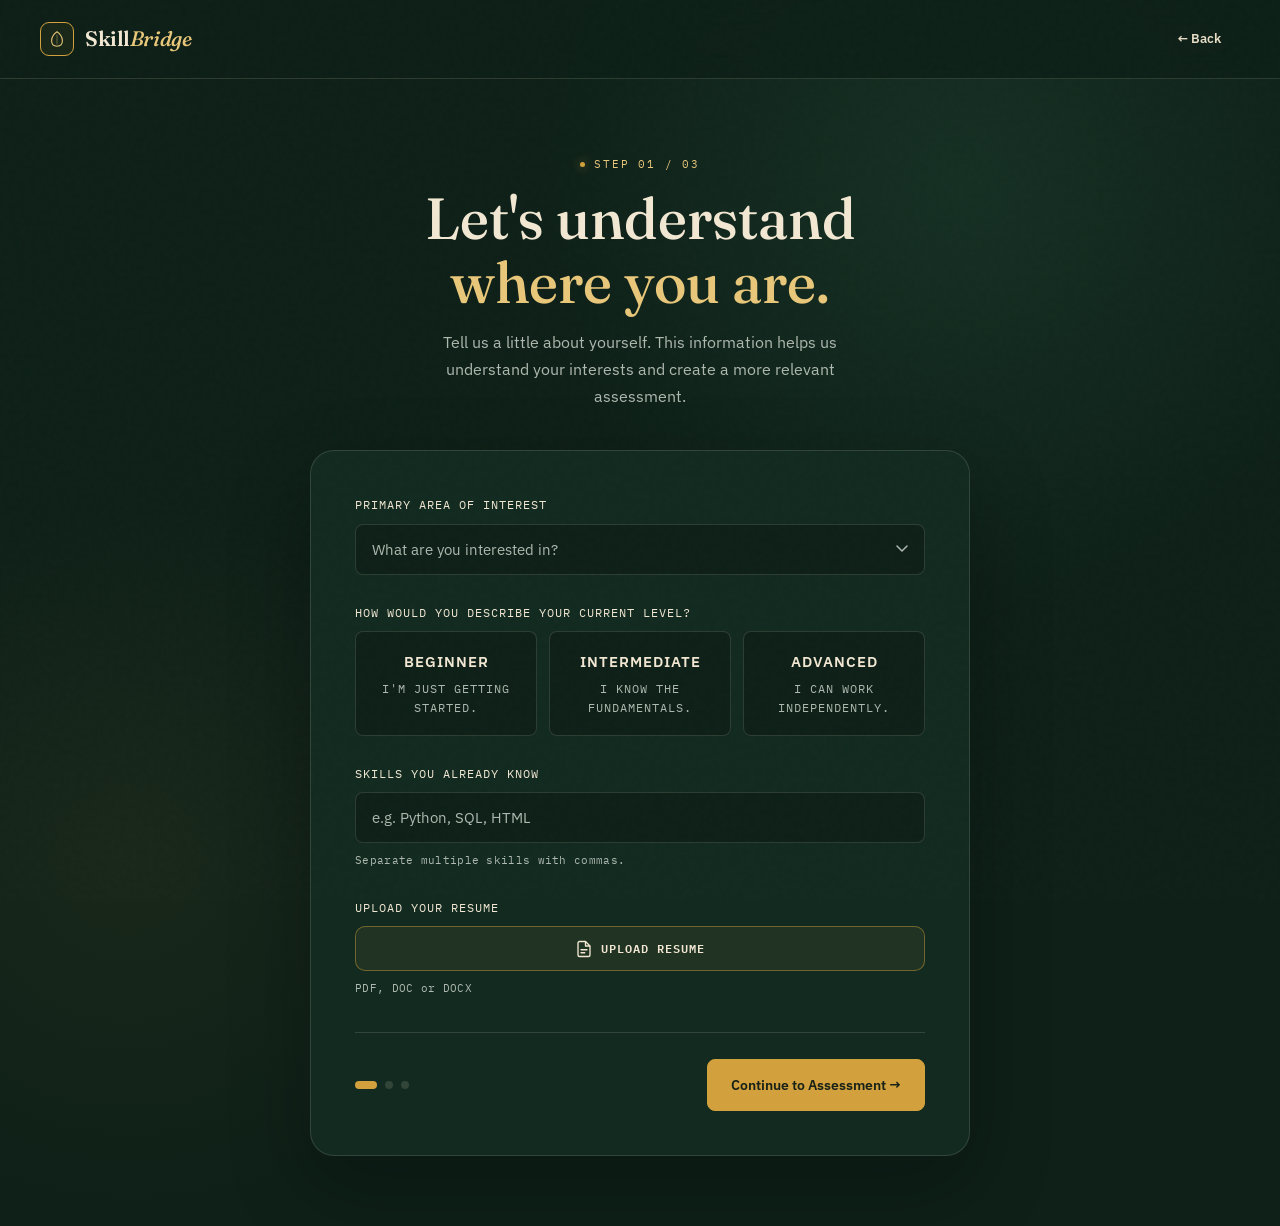
<file: profile.html>
<!DOCTYPE html>
<html lang="en">

<head>
    <meta charset="UTF-8">
    <meta name="viewport" content="width=device-width, initial-scale=1.0">

    <title>SkillBridge — Build Your Profile</title>

    <!-- Favicon -->
    <link rel="icon" type="image/svg+xml"
        href="data:image/svg+xml,%3Csvg xmlns='http://www.w3.org/2000/svg' viewBox='0 0 40 40'%3E%3Crect width='40' height='40' rx='9' fill='%230E2018'/%3E%3Cpath d='M20 6C20 6 10 13 10 23C10 29.6 14.6 33 20 33C25.4 33 30 29.6 30 23C30 13 20 6 20 6Z' fill='none' stroke='%23D2A13D' stroke-width='2'/%3E%3Cpath d='M20 11V31' stroke='%238FAE84' stroke-width='1.4' stroke-opacity='0.7'/%3E%3C/svg%3E">

    <link rel="preconnect" href="https://fonts.googleapis.com">
    <link rel="preconnect" href="https://fonts.gstatic.com" crossorigin>

    <link
        href="https://fonts.googleapis.com/css2?family=Fraunces:opsz,wght@9..144,500;9..144,600;9..144,700&family=IBM+Plex+Mono:wght@400;500&family=IBM+Plex+Sans:wght@400;500;600;700&display=swap"
        rel="stylesheet">

    <link rel="stylesheet" href="style.css">
</head>

<body>

    <div class="noise"></div>


    <!-- NAVBAR -->

    <header class="navbar">

        <div class="nav-container">

            <a href="index.html" class="brand">

                <span class="brand-mark">
                    <svg viewBox="0 0 40 40" fill="none" xmlns="http://www.w3.org/2000/svg" aria-hidden="true">
                        <path d="M20 4C20 4 8 12 8 24C8 31.7 13.4 36 20 36C26.6 36 32 31.7 32 24C32 12 20 4 20 4Z"
                            stroke="currentColor" stroke-width="2.4" />
                        <path d="M20 10V32" stroke="currentColor" stroke-width="1.6" stroke-opacity="0.55" />
                    </svg>
                </span>

                <span class="brand-name">
                    Skill<em>Bridge</em>
                </span>

            </a>

            <div class="nav-actions">

                <a href="index.html" class="btn btn-ghost">
                    ← Back
                </a>

            </div>

        </div>

    </header>


    <!-- PROFILE SETUP -->

    <main>

        <section class="profile-page">

            <div class="profile-page-container">


                <!-- INTRO -->

                <div class="profile-intro">

                    <div class="eyebrow">
                        STEP 01 / 03
                    </div>

                    <h1>
                        Let's understand
                        <span>where you are.</span>
                    </h1>

                    <p>
                        Tell us a little about yourself. This information
                        helps us understand your interests and create a
                        more relevant assessment.
                    </p>

                </div>


                <!-- FORM -->

                <form class="profile-form" id="profileForm">








                    <!-- INTEREST -->

                    <div class="form-group">

                        <label for="interest">
                            PRIMARY AREA OF INTEREST
                        </label>

                        <select id="interest" name="interest" required>

                            <option value="" disabled selected>
                                What are you interested in?
                            </option>

                            <option value="software">
                                Software Development
                            </option>

                            <option value="data">
                                Data Science / Analytics
                            </option>

                            <option value="ai">
                                Artificial Intelligence / ML
                            </option>

                            <option value="cybersecurity">
                                Cybersecurity
                            </option>

                            <option value="web">
                                Web Development
                            </option>

                            <option value="other">
                                Other
                            </option>

                        </select>

                    </div>


                    <!-- CURRENT LEVEL -->

                    <div class="form-group">

                        <label>
                            HOW WOULD YOU DESCRIBE YOUR CURRENT LEVEL?
                        </label>

                        <div class="level-options">


                            <label class="level-option">

                                <input type="radio" name="level" value="beginner" required>

                                <span class="level-content">

                                    <strong>
                                        Beginner
                                    </strong>

                                    <small>
                                        I'm just getting started.
                                    </small>

                                </span>

                            </label>



                            <label class="level-option">

                                <input type="radio" name="level" value="intermediate">

                                <span class="level-content">

                                    <strong>
                                        Intermediate
                                    </strong>

                                    <small>
                                        I know the fundamentals.
                                    </small>

                                </span>

                            </label>



                            <label class="level-option">

                                <input type="radio" name="level" value="advanced">

                                <span class="level-content">

                                    <strong>
                                        Advanced
                                    </strong>

                                    <small>
                                        I can work independently.
                                    </small>

                                </span>

                            </label>


                        </div>

                    </div>


                    <!-- SKILLS -->

                    <!-- SKILLS -->

                    <div class="form-group">

                        <label for="skills">
                            SKILLS YOU ALREADY KNOW
                        </label>

                        <input type="text" id="skills" name="skills" placeholder="e.g. Python, SQL, HTML">

                        <span class="input-hint">
                            Separate multiple skills with commas.
                        </span>

                    </div>


                    <!-- RESUME -->

                    <div class="form-group">

                        <label>
                            UPLOAD YOUR RESUME
                        </label>

                        <label for="resume-upload" class="resume-upload-btn">

                            <svg width="18" height="18" viewBox="0 0 24 24" fill="none"
                                xmlns="http://www.w3.org/2000/svg">
                                <path d="M14 2H6C4.9 2 4 2.9 4 4V20C4 21.1 4.9 22 6 22H18C19.1 22 20 21.1 20 20V8L14 2Z"
                                    stroke="currentColor" stroke-width="1.8" stroke-linejoin="round" />

                                <path d="M14 2V8H20" stroke="currentColor" stroke-width="1.8" stroke-linejoin="round" />

                                <path d="M8 13H16M8 17H13" stroke="currentColor" stroke-width="1.8"
                                    stroke-linecap="round" />
                            </svg>

                            Upload Resume

                        </label>

                        <input type="file" id="resume-upload" accept=".pdf,.doc,.docx" hidden>

                        <span class="input-hint">
                            PDF, DOC or DOCX
                        </span>

                    </div>


                    <!-- BUTTON -->

                    <div class="form-footer">

                        <div class="form-progress">

                            <span class="progress-active"></span>
                            <span></span>
                            <span></span>

                        </div>

                        <button type="submit" class="btn btn-primary btn-large">
                            Continue to Assessment →
                        </button>

                    </div>


                </form>

            </div>

        </section>

    </main>

    <script>

        document
            .getElementById("profileForm")
            .addEventListener("submit", async function (event) {

                event.preventDefault();

                // ---------------- GET LOGGED-IN USER ----------------

                const savedUser =
                    localStorage.getItem("skillsetuUser");

                if (!savedUser) {

                    alert("Please sign in first.");
                    window.location.href = "signin.html";
                    return;
                }

                const user = JSON.parse(savedUser);


                // ---------------- GET SELECTED LEVEL ----------------

                const selectedLevel =
                    document.querySelector(
                        'input[name="level"]:checked'
                    );

                if (!selectedLevel) {

                    alert("Please select your current level.");
                    return;
                }


                // ---------------- CREATE PROFILE ----------------

                const profile = {

                    user_id: user.id,

                    interest:
                        document.getElementById("interest").value,

                    level:
                        selectedLevel.value,

                    skills:
                        document.getElementById("skills").value
                };


                console.log("PROFILE DATA:", profile);


                // ---------------- SEND PROFILE TO FLASK ----------------

                try {

                    const response = await fetch(
                        "http://127.0.0.1:5000/profile",
                        {
                            method: "POST",

                            headers: {
                                "Content-Type": "application/json"
                            },

                            body: JSON.stringify(profile)
                        }
                    );


                    const data = await response.json();

                    console.log("PROFILE RESPONSE:", data);


                    // ---------------- CHECK RESPONSE ----------------

                    if (!response.ok) {

                        alert(
                            "PROFILE ERROR: " +
                            (
                                data.message ||
                                "Could not save profile."
                            )
                        );

                        return;
                    }


                    // ---------------- SAVE PROFILE LOCALLY ----------------

                    localStorage.setItem(
                        "skillsetuProfile",
                        JSON.stringify(profile)
                    );


                    console.log(
                        "PROFILE SAVED SUCCESSFULLY"
                    );


                    // ---------------- GO TO ASSESSMENT ----------------

                    console.log(
                        "REDIRECTING TO ASSESSMENT..."
                    );


                    window.location.href =
                        "assessment.html";

                }


                // ---------------- BACKEND CONNECTION ERROR ----------------

                catch (error) {

                    console.error(
                        "Profile save error:",
                        error
                    );

                    alert(
                        "Could not connect to SkillSetu backend. " +
                        "Make sure Flask is running."
                    );

                }

            });

    </script>

</body>

</html>
</file>
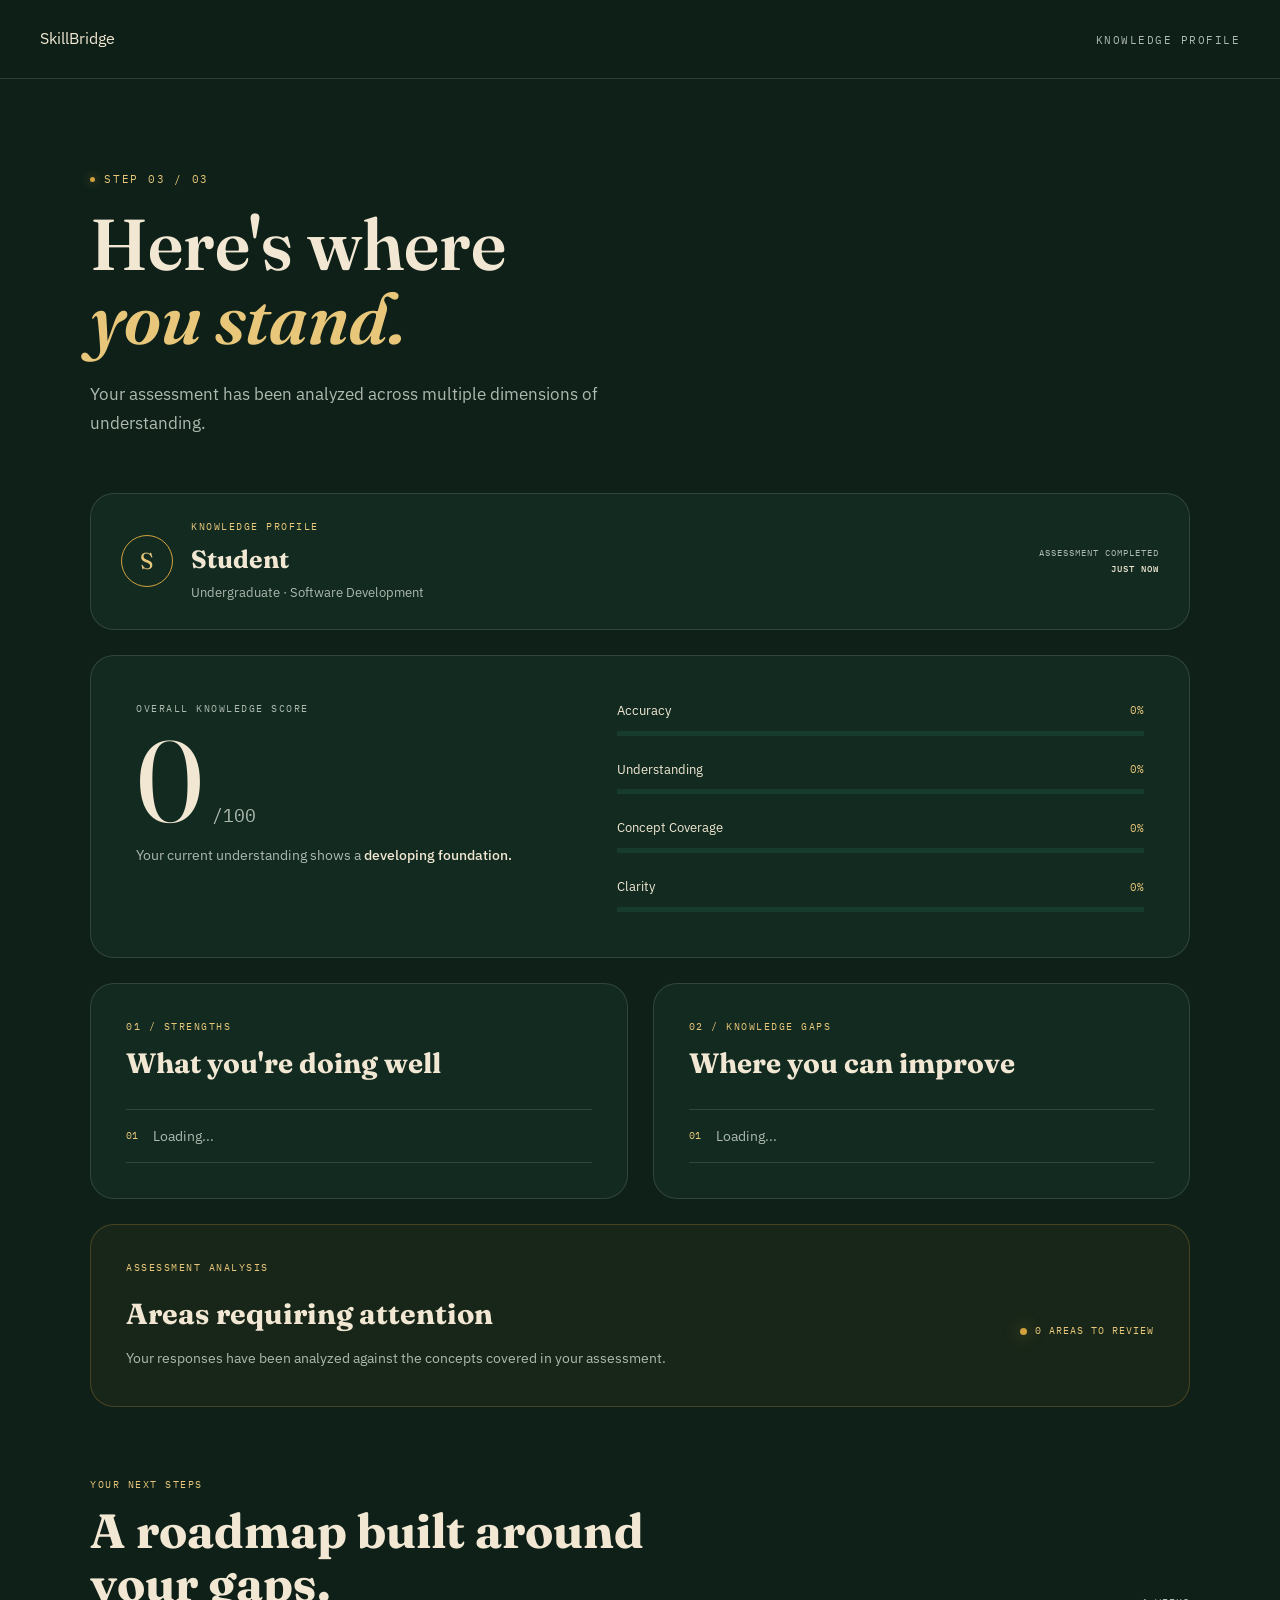
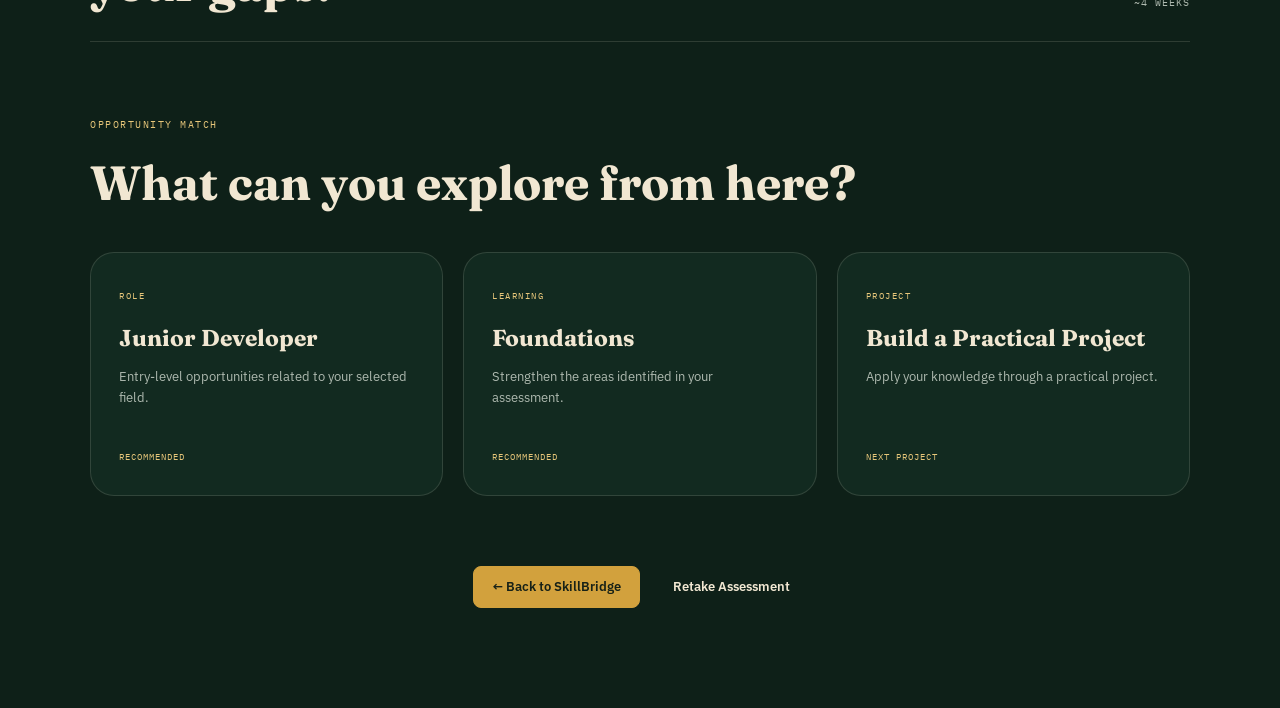
<file: results.html>
<!DOCTYPE html>
<html lang="en">

<head>
    <meta charset="UTF-8">
    <meta name="viewport" content="width=device-width, initial-scale=1.0">

    <title>Your Knowledge Profile — SkillBridge</title>

    <link rel="stylesheet" href="style.css">

    <link rel="preconnect" href="https://fonts.googleapis.com">
    <link rel="preconnect" href="https://fonts.gstatic.com" crossorigin>

    <link href="https://fonts.googleapis.com/css2?family=Fraunces:opsz,wght@9..144,600;9..144,700&family=IBM+Plex+Mono:wght@400;500&family=IBM+Plex+Sans:wght@400;500;600&display=swap" rel="stylesheet">
</head>


<body class="results-page">


    <!-- NAVBAR -->

    <nav class="navbar">

        <div class="nav-container">

            <a href="index.html" class="brand">
                SkillBridge
            </a>

            <div class="nav-right">

                <span class="assessment-label">
                    KNOWLEDGE PROFILE
                </span>

            </div>

        </div>

    </nav>



    <!-- MAIN -->

    <main class="results-container">


        <!-- HEADER -->

        <section class="results-header">

            <div class="eyebrow">
                STEP 03 / 03
            </div>

            <h1>
                Here's where<br>
                <em>you stand.</em>
            </h1>

            <p>
                Your assessment has been analyzed across multiple
                dimensions of understanding.
            </p>

        </section>



        <!-- PROFILE SUMMARY -->

        <section class="profile-summary">

            <div class="profile-summary-main">

                <div class="profile-avatar" id="profileAvatar">
                    S
                </div>

                <div>

                    <div class="profile-label">
                        KNOWLEDGE PROFILE
                    </div>

                    <h2 id="studentName">
                        Student
                    </h2>

                    <p id="studentInfo">
                        Undergraduate · Software Development
                    </p>

                </div>

            </div>


            <div class="profile-date">

                ASSESSMENT COMPLETED

                <strong>
                    JUST NOW
                </strong>

            </div>

        </section>



        <!-- SCORE SECTION -->

        <section class="score-section">

            <div class="score-main">

                <div class="score-label">
                    OVERALL KNOWLEDGE SCORE
                </div>


                <div class="big-score">

                    <span id="overallScore">
                        0
                    </span>

                    <small>
                        /100
                    </small>

                </div>


                <p>
                    Your current understanding shows a
                    <strong id="readinessText">
                        developing foundation.
                    </strong>
                </p>

            </div>



            <div class="score-breakdown">


                <div class="score-item">

                    <div class="score-item-top">

                        <span>
                            Accuracy
                        </span>

                        <strong id="accuracyScore">
                            0%
                        </strong>

                    </div>

                    <div class="mini-bar">

                        <div id="accuracyBar" style="width:0%">
                        </div>

                    </div>

                </div>



                <div class="score-item">

                    <div class="score-item-top">

                        <span>
                            Understanding
                        </span>

                        <strong id="understandingScore">
                            0%
                        </strong>

                    </div>

                    <div class="mini-bar">

                        <div id="understandingBar" style="width:0%">
                        </div>

                    </div>

                </div>



                <div class="score-item">

                    <div class="score-item-top">

                        <span>
                            Concept Coverage
                        </span>

                        <strong id="coverageScore">
                            0%
                        </strong>

                    </div>

                    <div class="mini-bar">

                        <div id="coverageBar" style="width:0%">
                        </div>

                    </div>

                </div>



                <div class="score-item">

                    <div class="score-item-top">

                        <span>
                            Clarity
                        </span>

                        <strong id="clarityScore">
                            0%
                        </strong>

                    </div>

                    <div class="mini-bar">

                        <div id="clarityBar" style="width:0%">
                        </div>

                    </div>

                </div>


            </div>

        </section>



        <!-- INSIGHTS -->

        <section class="results-grid">


            <!-- STRENGTHS -->

            <div class="result-card">

                <div class="card-label">
                    01 / STRENGTHS
                </div>

                <h3>
                    What you're doing well
                </h3>

                <ul class="insight-list" id="strengthList">

                    <li>
                        <span>01</span>
                        Loading...
                    </li>

                </ul>

            </div>



            <!-- GAPS -->

            <div class="result-card">

                <div class="card-label">
                    02 / KNOWLEDGE GAPS
                </div>

                <h3>
                    Where you can improve
                </h3>

                <ul class="insight-list" id="gapList">

                    <li>
                        <span>01</span>
                        Loading...
                    </li>

                </ul>

            </div>


        </section>



        <!-- ASSESSMENT ANALYSIS -->

        <section class="misconception-card">

            <div class="card-label">
                ASSESSMENT ANALYSIS
            </div>

            <div class="misconception-content">

                <div>

                    <h3>
                        Areas requiring attention
                    </h3>

                    <p id="analysisText">
                        Your responses have been analyzed against
                        the concepts covered in your assessment.
                    </p>

                </div>

                <div class="misconception-status">

                    <span class="status-dot"></span>

                    <span id="reviewCount">
                        0 AREAS TO REVIEW
                    </span>

                </div>

            </div>

        </section>



        <!-- ROADMAP -->

        <section class="roadmap-section">

            <div class="roadmap-header">

                <div>

                    <div class="card-label">
                        YOUR NEXT STEPS
                    </div>

                    <h2>
                        A roadmap built around your gaps.
                    </h2>

                </div>

                <span class="roadmap-time">
                    ~4 WEEKS
                </span>

            </div>



            <div class="roadmap" id="roadmap">

                <!-- Generated dynamically -->

            </div>

        </section>



        <!-- OPPORTUNITIES -->

        <section class="opportunity-section">

            <div class="card-label">
                OPPORTUNITY MATCH
            </div>

            <h2>
                What can you explore from here?
            </h2>


            <div class="opportunity-grid">


                <div class="opportunity-card">

                    <span class="opportunity-type">
                        ROLE
                    </span>

                    <h3 id="roleTitle">
                        Junior Developer
                    </h3>

                    <p id="roleDescription">
                        Entry-level opportunities related to your
                        selected field.
                    </p>

                    <span class="match" id="roleMatch">
                        RECOMMENDED
                    </span>

                </div>



                <div class="opportunity-card">

                    <span class="opportunity-type">
                        LEARNING
                    </span>

                    <h3 id="learningTitle">
                        Foundations
                    </h3>

                    <p id="learningDescription">
                        Strengthen the areas identified in your
                        assessment.
                    </p>

                    <span class="match">
                        RECOMMENDED
                    </span>

                </div>



                <div class="opportunity-card">

                    <span class="opportunity-type">
                        PROJECT
                    </span>

                    <h3 id="projectTitle">
                        Build a Practical Project
                    </h3>

                    <p id="projectDescription">
                        Apply your knowledge through a practical
                        project.
                    </p>

                    <span class="match">
                        NEXT PROJECT
                    </span>

                </div>


            </div>

        </section>



        <!-- ACTIONS -->

        <section class="results-actions">

            <a href="index.html" class="btn btn-primary">
                ← Back to SkillBridge
            </a>

            <a href="profile.html" class="btn btn-secondary">
                Retake Assessment
            </a>

        </section>


    </main>



    <!-- SCRIPT -->

    <script>


        // ==========================================
        // LOAD USER
        // ==========================================

        const savedUser =
            JSON.parse(
                localStorage.getItem("skillsetuUser")
            );


        // ==========================================
        // LOAD PROFILE
        // ==========================================

        const savedProfile =
            JSON.parse(
                localStorage.getItem("skillsetuProfile")
            );


        // ==========================================
        // LOAD EVALUATION
        // ==========================================

        const savedEvaluation =
            JSON.parse(
                localStorage.getItem("skillsetuEvaluation")
            );



        // ==========================================
        // DISPLAY PROFILE
        // ==========================================

        if (savedUser) {

            const name =
                savedUser.name || "Student";

            document.getElementById(
                "studentName"
            ).textContent = name;

            document.getElementById(
                "profileAvatar"
            ).textContent =
                name.charAt(0).toUpperCase();

        }


        if (savedProfile) {

            const education =
                savedProfile.education || "Student";

            const interest =
                savedProfile.interest || "Software Development";

            document.getElementById(
                "studentInfo"
            ).textContent =
                education + " · " + interest;

        }



        // ==========================================
        // HELPER: FORMAT TEXT
        // ==========================================

        function formatSkill(skill) {

            if (!skill) {
                return "General Fundamentals";
            }

            return skill;

        }



        // ==========================================
        // DISPLAY EVALUATION
        // ==========================================

        if (
            savedEvaluation &&
            savedEvaluation.success
        ) {

            const overallScore =
                savedEvaluation.overall_score || 0;

            const scores =
                savedEvaluation.scores || [];


            // ======================================
            // OVERALL SCORE
            // ======================================

            document.getElementById(
                "overallScore"
            ).textContent =
                overallScore;



            // ======================================
            // READINESS
            // ======================================

            const readiness =
                savedEvaluation.readiness;

            const readinessText =
                document.getElementById(
                    "readinessText"
                );


            if (readiness === "HIGH") {

                readinessText.textContent =
                    "strong understanding.";

            }

            else if (readiness === "MODERATE") {

                readinessText.textContent =
                    "a developing foundation.";

            }

            else {

                readinessText.textContent =
                    "a developing foundation.";

            }



            // ======================================
            // SCORE BREAKDOWN
            // ======================================

            const score1 =
                scores[0] || 0;

            const score2 =
                scores[1] || 0;

            const score3 =
                scores[2] || 0;


            const clarity =
                scores.length
                    ? Math.round(
                        scores.reduce(
                            (a, b) => a + b,
                            0
                        ) / scores.length
                    )
                    : 0;



            // Accuracy

            document.getElementById(
                "accuracyScore"
            ).textContent =
                score1 + "%";

            document.getElementById(
                "accuracyBar"
            ).style.width =
                score1 + "%";



            // Understanding

            document.getElementById(
                "understandingScore"
            ).textContent =
                score2 + "%";

            document.getElementById(
                "understandingBar"
            ).style.width =
                score2 + "%";



            // Concept Coverage

            document.getElementById(
                "coverageScore"
            ).textContent =
                score3 + "%";

            document.getElementById(
                "coverageBar"
            ).style.width =
                score3 + "%";



            // Clarity

            document.getElementById(
                "clarityScore"
            ).textContent =
                clarity + "%";

            document.getElementById(
                "clarityBar"
            ).style.width =
                clarity + "%";



            // ======================================
            // STRENGTHS
            // ======================================

            const strengthList =
                document.getElementById(
                    "strengthList"
                );

            strengthList.innerHTML = "";


            const strengths =
                savedEvaluation.strengths || [];


            if (strengths.length === 0) {

                strengthList.innerHTML = `
                    <li>
                        <span>01</span>
                        No strong skill area identified yet
                    </li>
                `;

            }

            else {

                strengths
                    .slice(0, 3)
                    .forEach((skill, index) => {

                        strengthList.innerHTML += `
                            <li>
                                <span>
                                    ${String(index + 1).padStart(2, "0")}
                                </span>
                                ${formatSkill(skill)}
                            </li>
                        `;

                    });

            }



            // ======================================
            // KNOWLEDGE GAPS
            // ======================================

            const gapList =
                document.getElementById(
                    "gapList"
                );

            gapList.innerHTML = "";


            const gaps =
                savedEvaluation.knowledge_gaps || [];


            if (gaps.length === 0) {

                gapList.innerHTML = `
                    <li>
                        <span>01</span>
                        No major knowledge gaps detected
                    </li>
                `;

            }

            else {

                gaps
                    .slice(0, 3)
                    .forEach((skill, index) => {

                        gapList.innerHTML += `
                            <li>
                                <span>
                                    ${String(index + 1).padStart(2, "0")}
                                </span>
                                ${formatSkill(skill)}
                            </li>
                        `;

                    });

            }



            // ======================================
            // REVIEW COUNT
            // ======================================

            const reviewCount =
                gaps.length;


            document.getElementById(
                "reviewCount"
            ).textContent =
                reviewCount +
                (
                    reviewCount === 1
                        ? " AREA TO REVIEW"
                        : " AREAS TO REVIEW"
                );



            // ======================================
            // ANALYSIS TEXT
            // ======================================

            let analysisText =
                document.getElementById(
                    "analysisText"
                );


            if (gaps.length > 0) {

                analysisText.textContent =
                    "Your responses indicate that " +
                    gaps.length +
                    " skill area" +
                    (gaps.length === 1 ? " needs" : "s need") +
                    " further development. The roadmap below prioritizes these areas.";

            }

            else {

                analysisText.textContent =
                    "Your responses show a balanced understanding of the concepts covered in this assessment. The roadmap focuses on strengthening and applying your existing knowledge.";

            }



            // ======================================
            // ROADMAP
            // ======================================

            const roadmap =
                document.getElementById(
                    "roadmap"
                );

            roadmap.innerHTML = "";


            let roadmapSkills = [];


            if (gaps.length > 0) {

                roadmapSkills =
                    gaps.slice(0, 3);

            }

            else if (strengths.length > 0) {

                roadmapSkills =
                    strengths.slice(0, 3);

            }

            else {

                roadmapSkills = [
                    "Programming Fundamentals",
                    "Problem Solving",
                    "Practical Application"
                ];

            }



            roadmapSkills.forEach(
                (skill, index) => {

                    let status;

                    if (index === 0) {
                        status = "START HERE";
                    }

                    else if (index === 1) {
                        status = "NEXT";
                    }

                    else {
                        status = "THEN";
                    }


                    let descriptions = {

                        "Programming Fundamentals":
                            "Strengthen the core concepts needed to write clear and reliable programs.",

                        "Problem Solving":
                            "Practice breaking problems into logical steps and designing effective solutions.",

                        "Object-Oriented Programming":
                            "Build a stronger understanding of classes, objects and reusable software design.",

                        "Backend Development":
                            "Learn how applications communicate with servers, APIs and databases.",

                        "Machine Learning Fundamentals":
                            "Strengthen your understanding of data, models, training and fundamental learning concepts.",

                        "Model Training":
                            "Improve your understanding of training models and controlling problems such as overfitting.",

                        "Data Preprocessing":
                            "Learn how raw data is cleaned, transformed and prepared for analysis or modeling.",

                        "Statistics":
                            "Develop stronger statistical reasoning for interpreting data and making conclusions.",

                        "Data Analysis":
                            "Practice finding patterns, relationships and useful insights from datasets.",

                        "Cybersecurity Fundamentals":
                            "Strengthen the core concepts behind authentication, attacks and basic security practices.",

                        "Network Security":
                            "Understand how networks are protected through traffic control, monitoring and security mechanisms.",

                        "Application Security":
                            "Learn how applications can prevent common vulnerabilities and attacks.",

                        "Frontend Fundamentals":
                            "Strengthen your understanding of the core technologies used to build web interfaces.",

                        "Web Architecture":
                            "Understand how frontend, backend, servers and databases work together.",

                        "Web Fundamentals":
                            "Build a stronger understanding of how browsers and servers communicate.",

                        "System Design":
                            "Learn how larger applications are structured to handle scale, traffic and reliability."

                    };


                    const description =
                        descriptions[skill] ||
                        "Strengthen this skill through focused learning, practice and practical application.";


                    roadmap.innerHTML += `

                        <div class="roadmap-step ${index === 0 ? "active" : ""}">

                            <div class="roadmap-number">
                                ${String(index + 1).padStart(2, "0")}
                            </div>

                            <div class="roadmap-content">

                                <span class="roadmap-status">
                                    ${status}
                                </span>

                                <h3>
                                    ${formatSkill(skill)}
                                </h3>

                                <p>
                                    ${description}
                                </p>

                            </div>

                        </div>

                    `;

                }
            );



            // ======================================
            // OPPORTUNITIES
            // ======================================

            const interest =
                (
                    savedEvaluation.interest ||
                    savedProfile?.interest ||
                    "software development"
                ).toLowerCase();


            if (interest.includes("web")) {

                document.getElementById(
                    "roleTitle"
                ).textContent =
                    "Junior Web Developer";

                document.getElementById(
                    "learningTitle"
                ).textContent =
                    "Web Development Foundations";

                document.getElementById(
                    "projectTitle"
                ).textContent =
                    "Build a Personal Portfolio";

            }

            else if (
                interest.includes("data")
            ) {

                document.getElementById(
                    "roleTitle"
                ).textContent =
                    "Junior Data Analyst";

                document.getElementById(
                    "learningTitle"
                ).textContent =
                    "Data Analysis Foundations";

                document.getElementById(
                    "projectTitle"
                ).textContent =
                    "Build a Data Dashboard";

            }

            else if (
                interest.includes("cyber")
            ) {

                document.getElementById(
                    "roleTitle"
                ).textContent =
                    "Junior Security Analyst";

                document.getElementById(
                    "learningTitle"
                ).textContent =
                    "Cybersecurity Foundations";

                document.getElementById(
                    "projectTitle"
                ).textContent =
                    "Build a Security Lab";

            }

            else if (
                interest.includes("artificial") ||
                interest.includes("machine")
            ) {

                document.getElementById(
                    "roleTitle"
                ).textContent =
                    "Junior ML Practitioner";

                document.getElementById(
                    "learningTitle"
                ).textContent =
                    "Machine Learning Foundations";

                document.getElementById(
                    "projectTitle"
                ).textContent =
                    "Build a Prediction Model";

            }

            else {

                document.getElementById(
                    "roleTitle"
                ).textContent =
                    "Junior Software Developer";

                document.getElementById(
                    "learningTitle"
                ).textContent =
                    "Programming Foundations";

                document.getElementById(
                    "projectTitle"
                ).textContent =
                    "Build an Expense Tracker";

            }

        }


        else {

            console.warn(
                "No Flask evaluation found."
            );

        }

    </script>


</body>

</html>
</file>
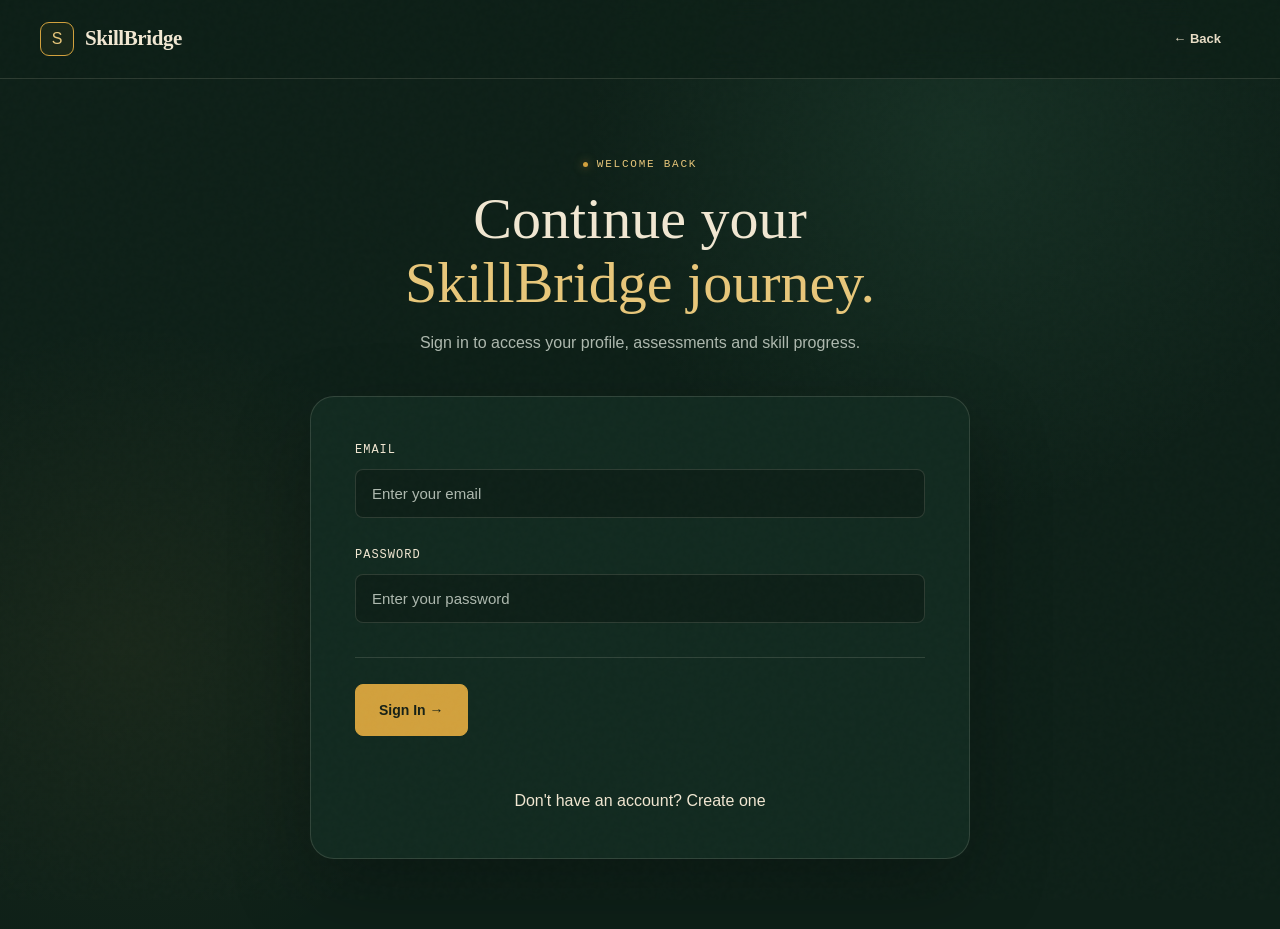
<file: signin.html>
<!DOCTYPE html>
<html lang="en">

<head>
    <meta charset="UTF-8">
    <meta name="viewport" content="width=device-width, initial-scale=1.0">

    <title>SkillBridge — Sign In</title>

    <link rel="stylesheet" href="style.css">
</head>

<body>

    <div class="noise"></div>

    <!-- NAVBAR -->

    <header class="navbar">

        <div class="nav-container">

            <a href="index.html" class="brand">

                <span class="brand-mark">S</span>

                <span class="brand-name">
                    SkillBridge
                </span>

            </a>

            <div class="nav-actions">

                <a href="index.html" class="btn btn-ghost">
                    ← Back
                </a>

            </div>

        </div>

    </header>


    <!-- SIGN IN -->

    <main>

        <section class="profile-page">

            <div class="profile-page-container">

                <!-- INTRO -->

                <div class="profile-intro">

                    <div class="eyebrow">
                        WELCOME BACK
                    </div>

                    <h1>
                        Continue your
                        <span>SkillBridge journey.</span>
                    </h1>

                    <p>
                        Sign in to access your profile,
                        assessments and skill progress.
                    </p>

                </div>


                <!-- FORM -->

                <form class="profile-form" id="signinForm">

                    <!-- NAME -->

                    <!-- <div class="form-group">

                        <label for="name">
                            YOUR NAME
                        </label>

                        <input
                            type="text"
                            id="name"
                            name="name"
                            placeholder="Enter your name"
                            required
                        >

                    </div> -->

                    <!-- EMAIL -->

                    <div class="form-group">

                        <label for="email">
                            EMAIL
                        </label>

                        <input type="email" id="email" placeholder="Enter your email" required>

                    </div>


                    <!-- PASSWORD -->

                    <div class="form-group">

                        <label for="password">
                            PASSWORD
                        </label>

                        <input type="password" id="password" placeholder="Enter your password" required>

                    </div>


                    <!-- BUTTON -->

                    <div class="form-footer">

                        <button type="submit" class="btn btn-primary btn-large">
                            Sign In →
                        </button>

                    </div>


                    <p style="margin-top: 24px; text-align: center;">

                        Don't have an account?

                        <a href="signup.html">
                            Create one
                        </a>

                    </p>

                </form>

            </div>

        </section>

    </main>


    <!-- LOGIN SCRIPT -->

    <script>

        document
            .getElementById("signinForm")
            .addEventListener("submit", function (event) {

                event.preventDefault();


                const email =
                    document.getElementById("email").value.trim();

                const password =
                    document.getElementById("password").value;


                fetch("http://127.0.0.1:5000/login", {

                    method: "POST",

                    headers: {
                        "Content-Type": "application/json"
                    },

                    body: JSON.stringify({

                        email: email,
                        password: password

                    })

                })

                    .then(function (response) {

                        return response.json();

                    })

                    .then(function (data) {

                        console.log("Login response:", data);


                        if (data.success) {

                            /*
                             * Save logged-in user information.
                             * We will use this later to connect
                             * profiles and assessments to the user.
                             */

                            localStorage.setItem(
                                "skillsetuUser",
                                JSON.stringify(data.user)
                            );


                            alert("Login successful!");

                            window.location.href = "profile.html";


                        } else {

                            alert(data.message);

                        }

                    })

                    .catch(function (error) {

                        console.error(
                            "Login failed:",
                            error
                        );

                        alert(
                            "Could not connect to SkillSetu backend. " +
                            "Make sure Flask is running."
                        );

                    });

            });

    </script>

</body>

</html>
</file>
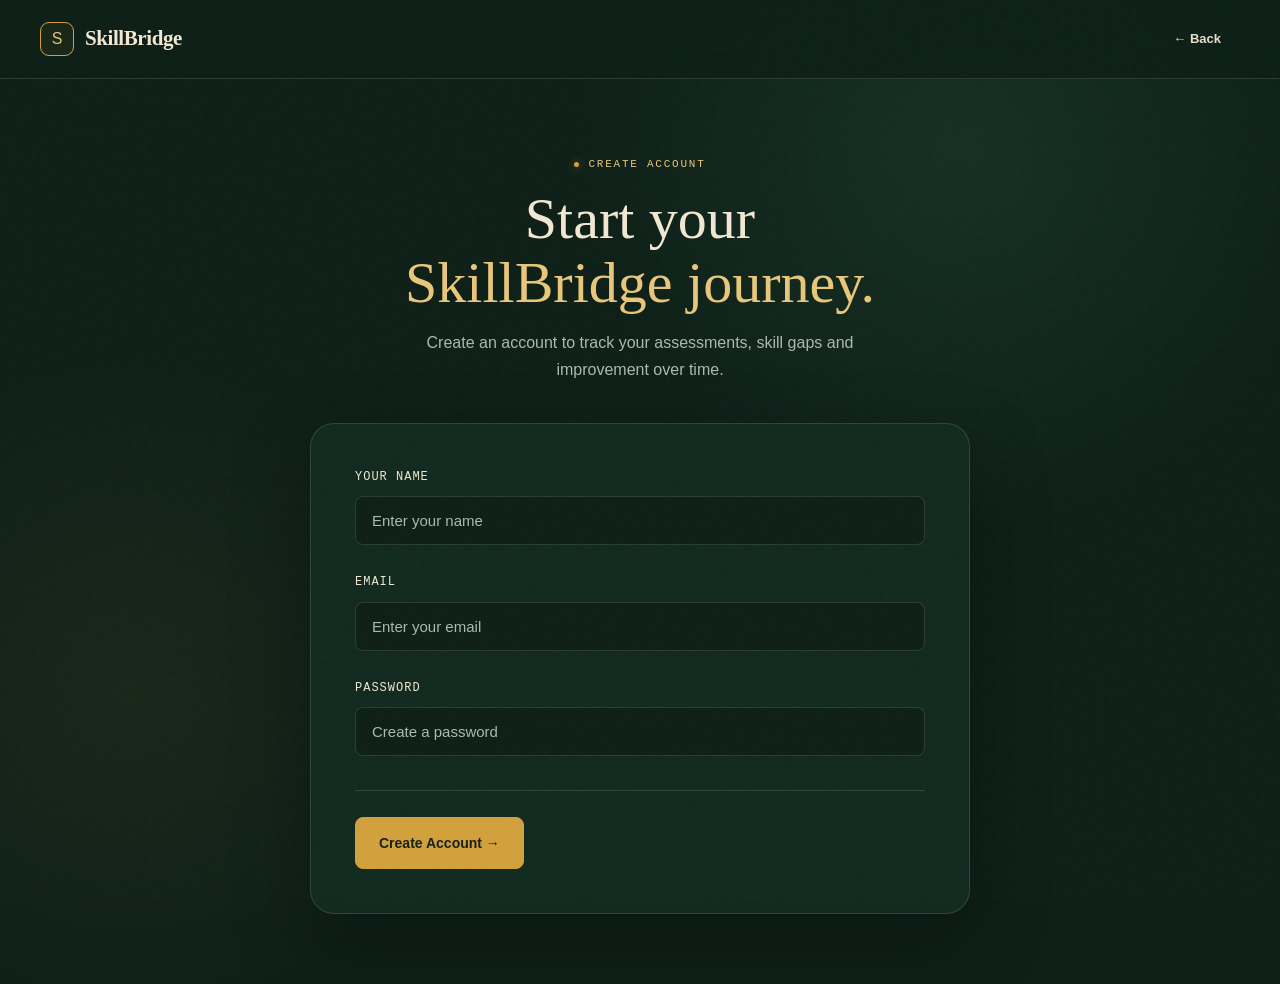
<file: signup.html>
<!DOCTYPE html>
<html lang="en">

<head>
    <meta charset="UTF-8">
    <meta name="viewport" content="width=device-width, initial-scale=1.0">

    <title>SkillBridge — Sign Up</title>

    <link rel="stylesheet" href="style.css">
</head>

<body>

    <div class="noise"></div>

    <header class="navbar">

        <div class="nav-container">

            <a href="index.html" class="brand">
                <span class="brand-mark">S</span>

                <span class="brand-name">
                    SkillBridge
                </span>
            </a>

            <div class="nav-actions">

                <a href="index.html" class="btn btn-ghost">
                    ← Back
                </a>

            </div>

        </div>

    </header>


    <main>

        <section class="profile-page">

            <div class="profile-page-container">

                <div class="profile-intro">

                    <div class="eyebrow">
                        CREATE ACCOUNT
                    </div>

                    <h1>
                        Start your
                        <span>SkillBridge journey.</span>
                    </h1>

                    <p>
                        Create an account to track your assessments,
                        skill gaps and improvement over time.
                    </p>

                </div>


                <form class="profile-form" id="signupForm">

                    <div class="form-group">

                        <label for="name">
                            YOUR NAME
                        </label>

                        <input
                            type="text"
                            id="name"
                            placeholder="Enter your name"
                            required
                        >

                    </div>


                    <div class="form-group">

                        <label for="email">
                            EMAIL
                        </label>

                        <input
                            type="email"
                            id="email"
                            placeholder="Enter your email"
                            required
                        >

                    </div>


                    <div class="form-group">

                        <label for="password">
                            PASSWORD
                        </label>

                        <input
                            type="password"
                            id="password"
                            placeholder="Create a password"
                            minlength="6"
                            required
                        >

                    </div>


                    <div class="form-footer">

                        <button
                            type="submit"
                            class="btn btn-primary btn-large"
                        >
                            Create Account →
                        </button>

                    </div>

                </form>

            </div>

        </section>

    </main>


    <script>

        document
            .getElementById("signupForm")
            .addEventListener("submit", function(event) {

                event.preventDefault();


                const name =
                    document.getElementById("name").value.trim();

                const email =
                    document.getElementById("email").value.trim();

                const password =
                    document.getElementById("password").value;


                fetch("http://127.0.0.1:5000/signup", {

                    method: "POST",

                    headers: {
                        "Content-Type": "application/json"
                    },

                    body: JSON.stringify({
                        name: name,
                        email: email,
                        password: password
                    })

                })

                .then(function(response) {
                    return response.json();
                })

                .then(function(data) {

                    console.log("Signup response:", data);


                    if (data.success) {

                        alert("Account created successfully!");

                        window.location.href = "profile.html";

                    } else {

                        alert(data.message);

                    }

                })

                .catch(function(error) {

                    console.error(
                        "Signup failed:",
                        error
                    );

                    alert(
                        "Could not connect to SkillSetu backend. " +
                        "Make sure Flask is running."
                    );

                });

            });

    </script>

</body>

</html>
</file>
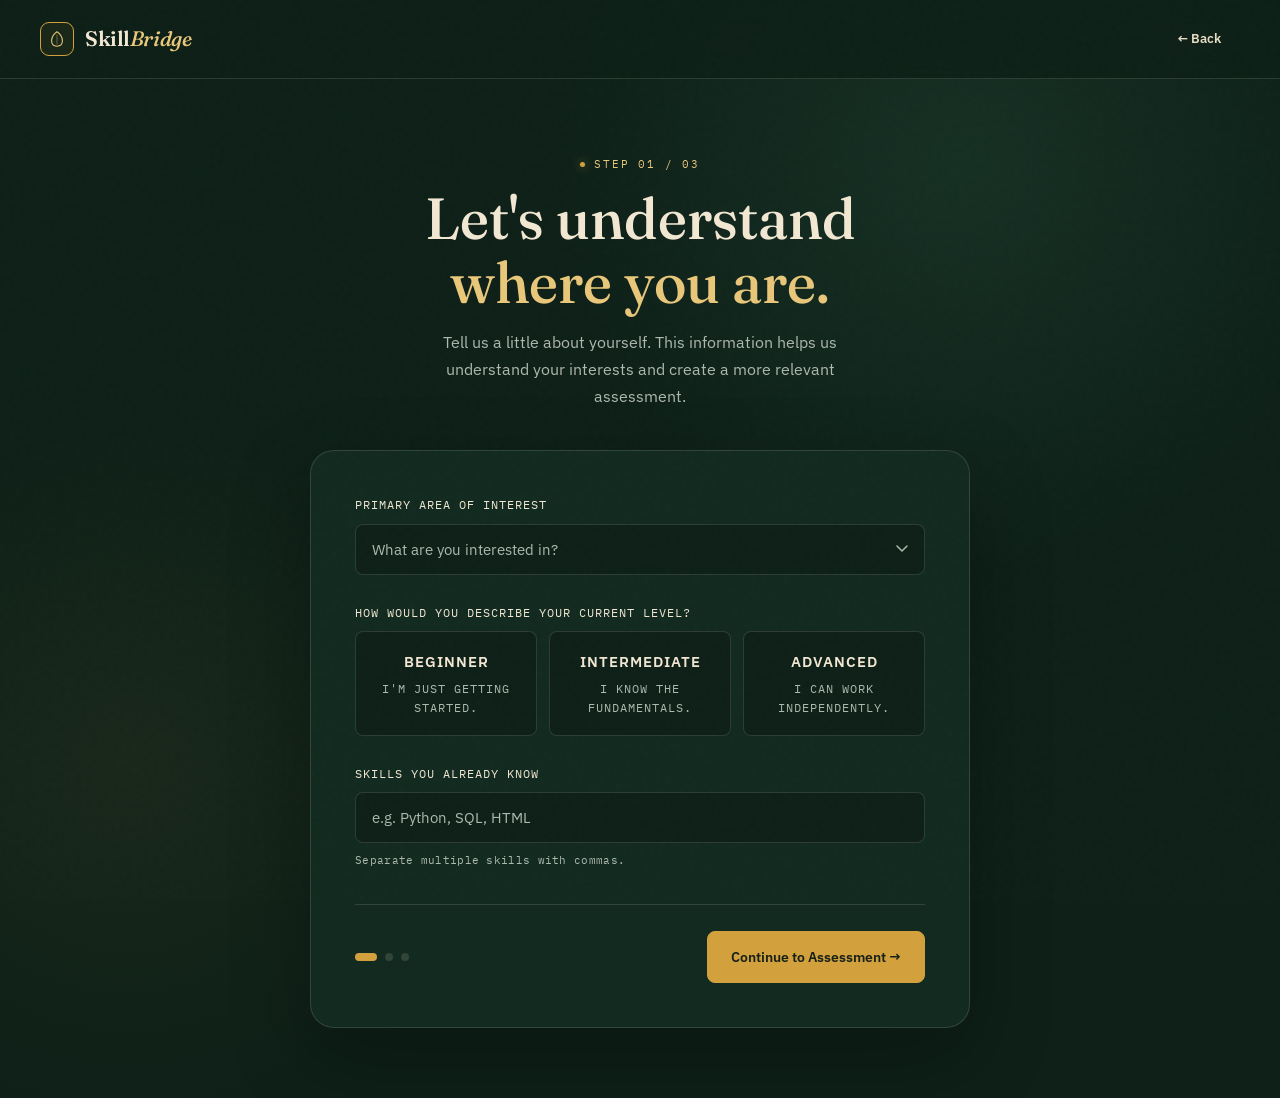
<file: Frontend/profile.html>
<!DOCTYPE html>
<html lang="en">

<head>
    <meta charset="UTF-8">
    <meta name="viewport" content="width=device-width, initial-scale=1.0">

    <title>SkillBridge — Build Your Profile</title>

    <!-- Favicon -->
    <link rel="icon" type="image/svg+xml" href="data:image/svg+xml,%3Csvg xmlns='http://www.w3.org/2000/svg' viewBox='0 0 40 40'%3E%3Crect width='40' height='40' rx='9' fill='%230E2018'/%3E%3Cpath d='M20 6C20 6 10 13 10 23C10 29.6 14.6 33 20 33C25.4 33 30 29.6 30 23C30 13 20 6 20 6Z' fill='none' stroke='%23D2A13D' stroke-width='2'/%3E%3Cpath d='M20 11V31' stroke='%238FAE84' stroke-width='1.4' stroke-opacity='0.7'/%3E%3C/svg%3E">

    <link rel="preconnect" href="https://fonts.googleapis.com">
    <link rel="preconnect" href="https://fonts.gstatic.com" crossorigin>

    <link href="https://fonts.googleapis.com/css2?family=Fraunces:opsz,wght@9..144,500;9..144,600;9..144,700&family=IBM+Plex+Mono:wght@400;500&family=IBM+Plex+Sans:wght@400;500;600;700&display=swap"
        rel="stylesheet">

    <link rel="stylesheet" href="style.css">
</head>

<body>

    <div class="noise"></div>


    <!-- NAVBAR -->

    <header class="navbar">

        <div class="nav-container">

            <a href="index.html" class="brand">

                <span class="brand-mark">
                    <svg viewBox="0 0 40 40" fill="none" xmlns="http://www.w3.org/2000/svg" aria-hidden="true">
                        <path d="M20 4C20 4 8 12 8 24C8 31.7 13.4 36 20 36C26.6 36 32 31.7 32 24C32 12 20 4 20 4Z" stroke="currentColor" stroke-width="2.4"/>
                        <path d="M20 10V32" stroke="currentColor" stroke-width="1.6" stroke-opacity="0.55"/>
                    </svg>
                </span>

                <span class="brand-name">
                    Skill<em>Bridge</em>
                </span>

            </a>

            <div class="nav-actions">

                <a href="index.html" class="btn btn-ghost">
                    ← Back
                </a>

            </div>

        </div>

    </header>


    <!-- PROFILE SETUP -->

    <main>

        <section class="profile-page">

            <div class="profile-page-container">


                <!-- INTRO -->

                <div class="profile-intro">

                    <div class="eyebrow">
                        STEP 01 / 03
                    </div>

                    <h1>
                        Let's understand
                        <span>where you are.</span>
                    </h1>

                    <p>
                        Tell us a little about yourself. This information
                        helps us understand your interests and create a
                        more relevant assessment.
                    </p>

                </div>


                <!-- FORM -->

                <form class="profile-form" id="profileForm">


                    


                    


                    <!-- INTEREST -->

                    <div class="form-group">

                        <label for="interest">
                            PRIMARY AREA OF INTEREST
                        </label>

                        <select
                            id="interest"
                            name="interest"
                            required
                        >

                            <option value="" disabled selected>
                                What are you interested in?
                            </option>

                            <option value="software">
                                Software Development
                            </option>

                            <option value="data">
                                Data Science / Analytics
                            </option>

                            <option value="ai">
                                Artificial Intelligence / ML
                            </option>

                            <option value="cybersecurity">
                                Cybersecurity
                            </option>

                            <option value="web">
                                Web Development
                            </option>

                            <option value="other">
                                Other
                            </option>

                        </select>

                    </div>


                    <!-- CURRENT LEVEL -->

                    <div class="form-group">

                        <label>
                            HOW WOULD YOU DESCRIBE YOUR CURRENT LEVEL?
                        </label>

                        <div class="level-options">


                            <label class="level-option">

                                <input
                                    type="radio"
                                    name="level"
                                    value="beginner"
                                    required
                                >

                                <span class="level-content">

                                    <strong>
                                        Beginner
                                    </strong>

                                    <small>
                                        I'm just getting started.
                                    </small>

                                </span>

                            </label>



                            <label class="level-option">

                                <input
                                    type="radio"
                                    name="level"
                                    value="intermediate"
                                >

                                <span class="level-content">

                                    <strong>
                                        Intermediate
                                    </strong>

                                    <small>
                                        I know the fundamentals.
                                    </small>

                                </span>

                            </label>



                            <label class="level-option">

                                <input
                                    type="radio"
                                    name="level"
                                    value="advanced"
                                >

                                <span class="level-content">

                                    <strong>
                                        Advanced
                                    </strong>

                                    <small>
                                        I can work independently.
                                    </small>

                                </span>

                            </label>


                        </div>

                    </div>


                    <!-- SKILLS -->

                    <div class="form-group">

                        <label for="skills">
                            SKILLS YOU ALREADY KNOW
                        </label>

                        <input
                            type="text"
                            id="skills"
                            name="skills"
                            placeholder="e.g. Python, SQL, HTML"
                        >

                        <span class="input-hint">
                            Separate multiple skills with commas.
                        </span>

                    </div>


                    <!-- BUTTON -->

                    <div class="form-footer">

                        <div class="form-progress">

                            <span class="progress-active"></span>
                            <span></span>
                            <span></span>

                        </div>

                        <button
                            type="submit"
                            class="btn btn-primary btn-large"
                        >
                            Continue to Assessment →
                        </button>

                    </div>


                </form>

            </div>

        </section>

    </main>

    <script>

document
    .getElementById("profileForm")
    .addEventListener("submit", async function(event) {

        event.preventDefault();

        // ---------------- GET LOGGED-IN USER ----------------

        const savedUser =
            localStorage.getItem("skillsetuUser");

        if (!savedUser) {

            alert("Please sign in first.");
            window.location.href = "signin.html";
            return;
        }

        const user = JSON.parse(savedUser);


        // ---------------- GET SELECTED LEVEL ----------------

        const selectedLevel =
            document.querySelector(
                'input[name="level"]:checked'
            );

        if (!selectedLevel) {

            alert("Please select your current level.");
            return;
        }


        // ---------------- CREATE PROFILE ----------------

        const profile = {

            user_id: user.id,

            interest:
                document.getElementById("interest").value,

            level:
                selectedLevel.value,

            skills:
                document.getElementById("skills").value
        };


        console.log("PROFILE DATA:", profile);


        // ---------------- SEND PROFILE TO FLASK ----------------

        try {

            const response = await fetch(
                "http://127.0.0.1:5000/profile",
                {
                    method: "POST",

                    headers: {
                        "Content-Type": "application/json"
                    },

                    body: JSON.stringify(profile)
                }
            );


            const data = await response.json();

            console.log("PROFILE RESPONSE:", data);


            // ---------------- CHECK RESPONSE ----------------

            if (!response.ok) {

                alert(
                    "PROFILE ERROR: " +
                    (
                        data.message ||
                        "Could not save profile."
                    )
                );

                return;
            }


            // ---------------- SAVE PROFILE LOCALLY ----------------

            localStorage.setItem(
                "skillsetuProfile",
                JSON.stringify(profile)
            );


            console.log(
                "PROFILE SAVED SUCCESSFULLY"
            );


            // ---------------- GO TO ASSESSMENT ----------------

            console.log(
                "REDIRECTING TO ASSESSMENT..."
            );


            window.location.href =
                "assessment.html";

        }


        // ---------------- BACKEND CONNECTION ERROR ----------------

        catch (error) {

            console.error(
                "Profile save error:",
                error
            );

            alert(
                "Could not connect to SkillSetu backend. " +
                "Make sure Flask is running."
            );

        }

    });

</script>
    
</body>

</html>
</file>
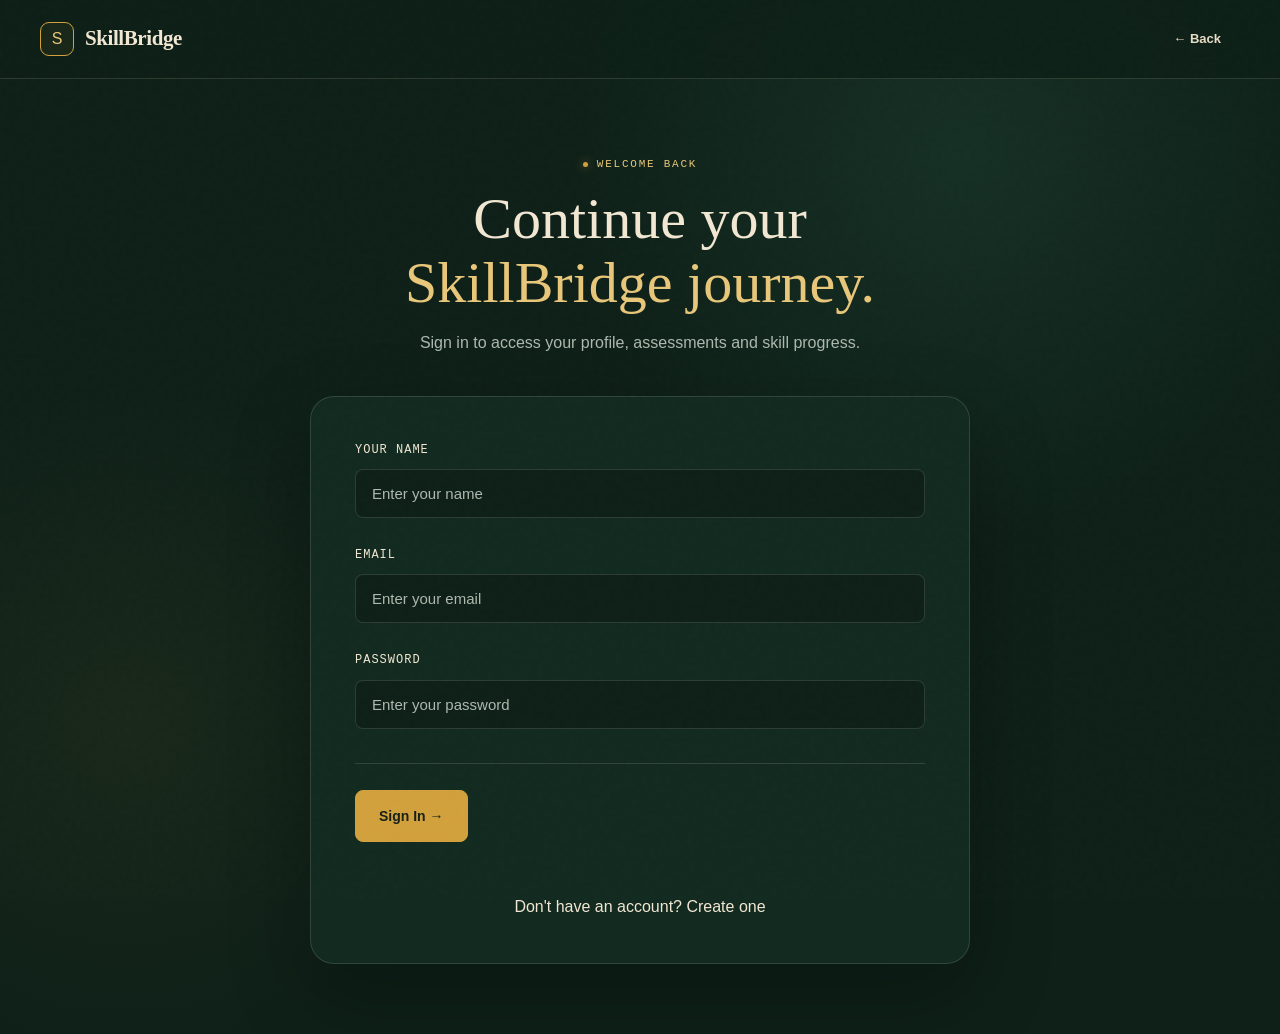
<file: Frontend/signin.html>
<!DOCTYPE html>
<html lang="en">

<head>
    <meta charset="UTF-8">
    <meta name="viewport" content="width=device-width, initial-scale=1.0">

    <title>SkillBridge — Sign In</title>

    <link rel="stylesheet" href="style.css">
</head>

<body>

    <div class="noise"></div>

    <!-- NAVBAR -->

    <header class="navbar">

        <div class="nav-container">

            <a href="index.html" class="brand">

                <span class="brand-mark">S</span>

                <span class="brand-name">
                    SkillBridge
                </span>

            </a>

            <div class="nav-actions">

                <a href="index.html" class="btn btn-ghost">
                    ← Back
                </a>

            </div>

        </div>

    </header>


    <!-- SIGN IN -->

    <main>

        <section class="profile-page">

            <div class="profile-page-container">

                <!-- INTRO -->

                <div class="profile-intro">

                    <div class="eyebrow">
                        WELCOME BACK
                    </div>

                    <h1>
                        Continue your
                        <span>SkillBridge journey.</span>
                    </h1>

                    <p>
                        Sign in to access your profile,
                        assessments and skill progress.
                    </p>

                </div>


                <!-- FORM -->

                <form class="profile-form" id="signinForm">

                    <!-- NAME -->

                    <div class="form-group">

                        <label for="name">
                            YOUR NAME
                        </label>

                        <input
                            type="text"
                            id="name"
                            name="name"
                            placeholder="Enter your name"
                            required
                        >

                    </div>
                    
                    <!-- EMAIL -->

                    <div class="form-group">

                        <label for="email">
                            EMAIL
                        </label>

                        <input
                            type="email"
                            id="email"
                            placeholder="Enter your email"
                            required
                        >

                    </div>


                    <!-- PASSWORD -->

                    <div class="form-group">

                        <label for="password">
                            PASSWORD
                        </label>

                        <input
                            type="password"
                            id="password"
                            placeholder="Enter your password"
                            required
                        >

                    </div>

                    
                    <!-- BUTTON -->

                    <div class="form-footer">

                        <button
                            type="submit"
                            class="btn btn-primary btn-large"
                        >
                            Sign In →
                        </button>

                    </div>


                    <p style="margin-top: 24px; text-align: center;">

                        Don't have an account?

                        <a href="signup.html">
                            Create one
                        </a>

                    </p>

                </form>

            </div>

        </section>

    </main>


    <!-- LOGIN SCRIPT -->

    <script>

        document
            .getElementById("signinForm")
            .addEventListener("submit", function(event) {

                event.preventDefault();


                const email =
                    document.getElementById("email").value.trim();

                const password =
                    document.getElementById("password").value;


                fetch("http://127.0.0.1:5000/login", {

                    method: "POST",

                    headers: {
                        "Content-Type": "application/json"
                    },

                    body: JSON.stringify({

                        email: email,
                        password: password

                    })

                })

                .then(function(response) {

                    return response.json();

                })

                .then(function(data) {

                    console.log("Login response:", data);


                    if (data.success) {

                        /*
                         * Save logged-in user information.
                         * We will use this later to connect
                         * profiles and assessments to the user.
                         */

                        localStorage.setItem(
                            "skillsetuUser",
                            JSON.stringify(data.user)
                        );


                        alert("Login successful!");

                        window.location.href = "profile.html";


                    } else {

                        alert(data.message);

                    }

                })

                .catch(function(error) {

                    console.error(
                        "Login failed:",
                        error
                    );

                    alert(
                        "Could not connect to SkillSetu backend. " +
                        "Make sure Flask is running."
                    );

                });

            });

    </script>

</body>

</html>
</file>
<file: style.css>
/* =========================================================
   SKILLBRIDGE
   Main stylesheet
   Theme: Deep Green / Parchment / Muted Gold
========================================================= */


/* =========================================================
   1. RESET
========================================================= */

* {
    margin: 0;
    padding: 0;
    box-sizing: border-box;
}

html {
    scroll-behavior: smooth;
}

body {
    font-family: "IBM Plex Sans", sans-serif;
    background: #0E2018;
    color: #F1E7D2;
    line-height: 1.6;
    overflow-x: hidden;
}

a {
    color: inherit;
    text-decoration: none;
}

button,
a {
    font-family: inherit;
}

img {
    max-width: 100%;
    display: block;
}


/* =========================================================
   2. VARIABLES
========================================================= */

:root {
    --green-dark: #0E2018;
    --green-deep: #122A20;
    --green: #173B2C;
    --green-mid: #2C5943;

    --cream: #F1E7D2;
    --cream-soft: #E8DDC6;

    --gold: #D2A13D;
    --gold-light: #E8C77A;

    --text-muted: #AEB9AF;
    --border: rgba(241, 231, 210, 0.14);
    --border-gold: rgba(210, 161, 61, 0.35);

    --radius-small: 8px;
    --radius-medium: 16px;
    --radius-large: 24px;
    --radius: 24px;

    /* Accent text tone for gold/bronze labels set against the
       light cream sections — kept distinct from --gold, which is
       tuned for dark backgrounds and fails contrast on cream. */
    --bronze: #6E4813;
    --bronze-on-gold: #42300F;
    --muted-on-cream: #4F5B4C;

    --max-width: 1200px;
}


/* =========================================================
   3. BACKGROUND
========================================================= */

body {
    position: relative;
    background:
        radial-gradient(circle at 75% 15%,
            rgba(44, 89, 67, 0.28),
            transparent 30%),
        radial-gradient(circle at 10% 70%,
            rgba(210, 161, 61, 0.06),
            transparent 25%),
        var(--green-dark);
}

.noise {
    position: fixed;
    inset: 0;
    pointer-events: none;
    z-index: 9999;
    opacity: 0.035;
    background-image: url("data:image/svg+xml,%3Csvg viewBox='0 0 180 180' xmlns='http://www.w3.org/2000/svg'%3E%3Cfilter id='n'%3E%3CfeTurbulence type='fractalNoise' baseFrequency='.9' numOctaves='4' stitchTiles='stitch'/%3E%3C/filter%3E%3Crect width='100%25' height='100%25' filter='url(%23n)' opacity='.5'/%3E%3C/svg%3E");
}


/* =========================================================
   4. COMMON CONTAINERS
========================================================= */

.nav-container,
.hero-container,
.section-container,
.footer-container {
    width: min(100% - 48px, var(--max-width));
    margin: 0 auto;
}

.section {
    padding: 120px 0;
}

.section-heading {
    max-width: 720px;
    margin-bottom: 64px;
}

.section-heading h2 {
    font-family: "Fraunces", serif;
    font-size: clamp(42px, 5vw, 68px);
    line-height: 1.05;
    font-weight: 600;
    letter-spacing: -0.035em;
    margin: 14px 0 20px;
}

.section-heading p {
    max-width: 600px;
    color: var(--text-muted);
    font-size: 18px;
}


/* =========================================================
   5. EYEBROW / LABELS
========================================================= */

.eyebrow {
    display: inline-flex;
    align-items: center;
    gap: 9px;

    font-family: "IBM Plex Mono", monospace;
    font-size: 11px;
    letter-spacing: 0.16em;
    color: var(--gold-light);
    text-transform: uppercase;
}

.eyebrow::before {
    content: "";
    width: 5px;
    height: 5px;
    flex-shrink: 0;
    border-radius: 50%;
    background: var(--gold);
    box-shadow: 0 0 10px rgba(210, 161, 61, 0.65);
}


/* =========================================================
   6. NAVBAR
========================================================= */

.navbar {
    position: relative;
    z-index: 100;
    border-bottom: 1px solid var(--border);
    background: rgba(14, 32, 24, 0.82);
    backdrop-filter: blur(14px);
}

.nav-container {
    min-height: 78px;
    display: flex;
    align-items: center;
    justify-content: space-between;
    gap: 30px;
}

.brand {
    display: flex;
    align-items: center;
    gap: 11px;
    flex-shrink: 0;
}

.brand-mark {
    width: 34px;
    height: 34px;
    display: grid;
    place-items: center;
    flex-shrink: 0;

    border: 1px solid var(--gold);
    border-radius: 9px;
    background: rgba(210, 161, 61, 0.06);

    color: var(--gold-light);
    transition: background 0.2s ease, transform 0.2s ease;
}

.brand-mark svg {
    width: 18px;
    height: 18px;
}

.brand:hover .brand-mark {
    background: rgba(210, 161, 61, 0.14);
    transform: translateY(-1px);
}

.brand-name {
    font-family: "Fraunces", serif;
    font-size: 21px;
    font-weight: 600;
    letter-spacing: -0.02em;
}

.brand-name em {
    font-style: italic;
    font-weight: 500;
    color: var(--gold-light);
}

.nav-links {
    display: flex;
    align-items: center;
    gap: 30px;
}

.nav-links a {
    position: relative;
    color: var(--text-muted);
    font-size: 14px;
    transition: color 0.2s ease;
}

.nav-links a::after {
    content: "";
    position: absolute;
    left: 0;
    bottom: -6px;
    width: 0;
    height: 1px;
    background: var(--gold-light);
    transition: width 0.25s ease;
}

.nav-links a:hover {
    color: var(--cream);
}

.nav-links a:hover::after {
    width: 100%;
}

.nav-actions {
    display: flex;
    align-items: center;
    gap: 10px;
}


/* =========================================================
   7. BUTTONS
========================================================= */

.btn {
    display: inline-flex;
    align-items: center;
    justify-content: center;

    min-height: 42px;
    padding: 0 18px;

    border-radius: 8px;

    font-size: 13px;
    font-weight: 600;

    transition:
        transform 0.2s ease,
        background 0.2s ease,
        border-color 0.2s ease,
        color 0.2s ease;
}

.btn:hover {
    transform: translateY(-2px);
}

.btn-primary {
    background: var(--gold);
    color: #172117;
    border: 1px solid var(--gold);
}

.btn-primary:hover {
    background: var(--gold-light);
    border-color: var(--gold-light);
    box-shadow: 0 14px 28px -10px rgba(210, 161, 61, 0.5);
}

.btn-ghost {
    border: 1px solid transparent;
    color: var(--cream-soft);
}

.btn-ghost:hover {
    border-color: var(--border);
    background: rgba(241, 231, 210, 0.05);
}

.btn-outline {
    border: 1px solid var(--border);
    color: var(--cream);
}

.btn-outline:hover {
    border-color: var(--gold);
    color: var(--gold-light);
}

.btn-large {
    min-height: 52px;
    padding: 0 23px;
    font-size: 14px;
}


/* =========================================================
   8. HERO
========================================================= */

.hero {
    min-height: calc(100vh - 78px);
    display: flex;
    align-items: center;
    padding: 100px 0 120px;
}

.hero-container {
    display: grid;
    grid-template-columns: 1.05fr 0.95fr;
    align-items: center;
    gap: 80px;
}

.hero-content {
    max-width: 650px;
}

.hero-content h1 {
    margin: 18px 0 25px;

    font-family: "Fraunces", serif;
    font-size: clamp(56px, 7vw, 92px);
    line-height: 0.98;
    font-weight: 600;
    letter-spacing: -0.045em;
}

.hero-content h1 span {
    display: block;
    color: var(--gold-light);
}

.hero-description {
    max-width: 590px;
    color: var(--text-muted);
    font-size: 18px;
    line-height: 1.7;
}

.hero-actions {
    display: flex;
    gap: 12px;
    margin-top: 35px;
    flex-wrap: wrap;
}

.hero-meta {
    display: flex;
    flex-wrap: wrap;
    gap: 20px;
    margin-top: 32px;

    font-family: "IBM Plex Mono", monospace;
    font-size: 10px;
    letter-spacing: 0.08em;
    text-transform: uppercase;
    color: #849188;
}

.hero-meta span {
    position: relative;
    padding-left: 13px;
}

.hero-meta span::before {
    content: "";
    position: absolute;
    left: 0;
    top: 50%;
    width: 5px;
    height: 5px;
    border-radius: 50%;
    background: var(--gold);
    transform: translateY(-50%);
}


/* =========================================================
   9. HERO PROFILE CARD
========================================================= */

.hero-visual {
    position: relative;
}

.profile-card {
    position: relative;

    padding: 30px;

    border: 1px solid var(--border);
    border-radius: var(--radius-large);

    background:
        linear-gradient(145deg,
            rgba(44, 89, 67, 0.4),
            rgba(18, 42, 32, 0.8));

    box-shadow:
        0 30px 80px rgba(0, 0, 0, 0.25);

    animation: floatCard 6s ease-in-out infinite;
}

@keyframes floatCard {

    0%,
    100% {
        transform: translateY(0);
    }

    50% {
        transform: translateY(-8px);
    }
}

.profile-header {
    display: flex;
    align-items: flex-start;
    justify-content: space-between;
    padding-bottom: 24px;
    border-bottom: 1px solid var(--border);
}

.card-label {
    display: block;

    font-family: "IBM Plex Mono", monospace;
    font-size: 9px;
    letter-spacing: 0.14em;
    text-transform: uppercase;

    color: #829087;
}

.profile-header h3 {
    margin-top: 7px;

    font-family: "Fraunces", serif;
    font-size: 25px;
    font-weight: 500;
}

.status-dot {
    width: 9px;
    height: 9px;
    border-radius: 50%;
    background: var(--gold);
    box-shadow: 0 0 16px rgba(210, 161, 61, 0.6);
}


/* Resume Upload Button */
.resume-upload-btn {
    display: inline-flex;
    align-items: center;
    justify-content: center;
    gap: 8px;

    padding: 12px 20px;
    border: 1px solid rgba(210, 161, 61, 0.45);
    border-radius: 10px;

    background: rgba(210, 161, 61, 0.08);
    color: #d2a13d;

    font-family: inherit;
    font-size: 14px;
    font-weight: 600;

    cursor: pointer;
    transition: all 0.2s ease;
}

.resume-upload-btn:hover {
    background: rgba(210, 161, 61, 0.16);
    border-color: #d2a13d;
    transform: translateY(-1px);
}

.resume-upload-btn:active {
    transform: translateY(0);
}


/* Score */

.score-section {
    padding: 30px 0 25px;
}

.score-number {
    font-family: "Fraunces", serif;
    font-size: 76px;
    line-height: 1;
    color: var(--cream);
}

.score-number span {
    color: var(--gold);
    font-size: 36px;
}

.score-description {
    margin-top: 8px;
    color: var(--text-muted);
    font-size: 13px;
}


/* Skill bars */

.skill-list {
    display: flex;
    flex-direction: column;
    gap: 20px;
}

.skill-row {
    display: flex;
    flex-direction: column;
    gap: 8px;
}

.skill-info {
    display: flex;
    justify-content: space-between;

    font-family: "IBM Plex Mono", monospace;
    font-size: 11px;
    color: var(--cream-soft);
}

.skill-bar {
    width: 100%;
    height: 5px;
    overflow: hidden;

    background: rgba(241, 231, 210, 0.1);
    border-radius: 10px;
}

.skill-progress {
    height: 100%;
    background: var(--gold);
    border-radius: inherit;
}

.progress-86 {
    width: 86%;
}

.progress-72 {
    width: 72%;
}

.progress-81 {
    width: 81%;
}

.progress-61 {
    width: 61%;
}


/* Next areas */

.next-area {
    margin-top: 28px;
    padding-top: 23px;
    border-top: 1px solid var(--border);
}

.next-tags {
    display: flex;
    flex-wrap: wrap;
    gap: 8px;
    margin-top: 12px;
}

.next-tags span {
    padding: 7px 10px;

    border: 1px solid var(--border);
    border-radius: 5px;

    font-size: 11px;
    color: var(--cream-soft);
    background: rgba(241, 231, 210, 0.035);
}


/* =========================================================
   10. WHY SECTION
========================================================= */

.why-section {
    background: #F1E7D2;
    color: var(--green-dark);
}

.why-section .section-heading p {
    color: var(--muted-on-cream);
}

.why-section .eyebrow {
    color: var(--bronze);
}

.why-section .eyebrow::before {
    background: var(--bronze);
    box-shadow: none;
}

.problem-grid {
    display: grid;
    grid-template-columns: repeat(3, 1fr);
    gap: 18px;
}

.problem-card {
    min-height: 300px;
    padding: 30px;

    border: 1px solid rgba(14, 32, 24, 0.14);
    border-radius: var(--radius-medium);

    background: rgba(255, 255, 255, 0.25);

    transition:
        transform 0.25s ease,
        background 0.25s ease;
}

.problem-card:hover {
    transform: translateY(-5px);
    background: rgba(255, 255, 255, 0.5);
    box-shadow: 0 20px 40px -18px rgba(14, 32, 24, 0.25);
}

.card-number {
    font-family: "IBM Plex Mono", monospace;
    font-size: 11px;
    color: var(--bronze);
}

.problem-card h3 {
    margin: 70px 0 12px;

    font-family: "Fraunces", serif;
    font-size: 30px;
    line-height: 1.1;
}

.problem-card p {
    color: var(--muted-on-cream);
    font-size: 14px;
}


/* =========================================================
   11. HOW IT WORKS
========================================================= */

.process-section {
    background: var(--green-dark);
}

.process-grid {
    display: grid;
    grid-template-columns: repeat(5, 1fr);
    gap: 1px;

    border: 1px solid var(--border);
    background: var(--border);
}

.process-step {
    min-height: 310px;
    padding: 26px;
    background: var(--green-dark);

    transition: background 0.25s ease;
}

.process-step:hover {
    background: var(--green);
}

.step-number {
    font-family: "IBM Plex Mono", monospace;
    font-size: 11px;
    color: var(--gold-light);
}

.process-step h3 {
    margin: 70px 0 14px;

    font-family: "Fraunces", serif;
    font-size: 25px;
    line-height: 1.1;
}

.process-step p {
    color: var(--text-muted);
    font-size: 13px;
}


/* =========================================================
   12. FEATURES
========================================================= */

.features-section {
    background: var(--green-deep);
}

.features-grid {
    display: grid;
    grid-template-columns: repeat(3, 1fr);
    gap: 14px;
}

.feature-card {
    min-height: 270px;
    padding: 28px;

    border: 1px solid var(--border);
    border-radius: var(--radius-medium);

    background: rgba(255, 255, 255, 0.025);

    transition:
        transform 0.25s ease,
        border-color 0.25s ease,
        background 0.25s ease;
}

.feature-card:hover {
    transform: translateY(-5px);
    border-color: var(--border-gold);
    background: rgba(210, 161, 61, 0.045);
    box-shadow: 0 20px 40px -18px rgba(0, 0, 0, 0.4);
}

.feature-number {
    font-family: "IBM Plex Mono", monospace;
    font-size: 10px;
    color: var(--gold-light);
}

.feature-card h3 {
    margin: 65px 0 12px;

    font-family: "Fraunces", serif;
    font-size: 27px;
    line-height: 1.1;
}

.feature-card p {
    color: var(--text-muted);
    font-size: 14px;
}

.coming-soon {
    display: inline-block;
    margin-top: 15px;

    padding: 5px 8px;

    border: 1px solid var(--border-gold);
    border-radius: 4px;

    font-family: "IBM Plex Mono", monospace;
    font-size: 8px;
    letter-spacing: 0.1em;

    color: var(--gold-light);
}


/* =========================================================
   13. PORTALS
========================================================= */

.portals-section {
    background: #F1E7D2;
    color: var(--green-dark);
}

.portals-section .section-heading p {
    color: var(--muted-on-cream);
}

.portals-section .eyebrow {
    color: var(--bronze);
}

.portals-section .eyebrow::before {
    background: var(--bronze);
    box-shadow: none;
}

.portal-grid {
    display: grid;
    grid-template-columns: repeat(2, 1fr);
    gap: 16px;
}

.portal-card {
    position: relative;

    min-height: 310px;
    padding: 30px;

    border: 1px solid rgba(14, 32, 24, 0.15);
    border-radius: var(--radius-medium);

    background: rgba(255, 255, 255, 0.25);

    transition:
        transform 0.25s ease,
        border-color 0.25s ease,
        background 0.25s ease;
}

.portal-card:hover {
    transform: translateY(-5px);
    border-color: rgba(210, 161, 61, 0.7);
    background: rgba(255, 255, 255, 0.55);
    box-shadow: 0 20px 40px -18px rgba(14, 32, 24, 0.25);
}

.portal-icon {
    width: 44px;
    height: 44px;
    display: grid;
    place-items: center;
    flex-shrink: 0;
    margin-bottom: 34px;

    border: 1px solid rgba(14, 32, 24, 0.16);
    border-radius: 11px;
    background: rgba(14, 32, 24, 0.04);

    color: var(--bronze);
    transition: background 0.2s ease, border-color 0.2s ease;
}

.portal-icon svg {
    width: 22px;
    height: 22px;
}

.active-portal .portal-icon {
    border-color: rgba(210, 161, 61, 0.6);
    background: rgba(210, 161, 61, 0.1);
}

.portal-card:hover .portal-icon {
    border-color: rgba(210, 161, 61, 0.6);
}

.portal-status {
    position: absolute;
    top: 29px;
    right: 29px;

    padding: 5px 8px;

    border: 1px solid rgba(14, 32, 24, 0.15);
    border-radius: 4px;

    font-family: "IBM Plex Mono", monospace;
    font-size: 8px;
    letter-spacing: 0.08em;
}

.active-portal .portal-status {
    color: var(--bronze);
    border-color: rgba(210, 161, 61, 0.6);
}

.portal-card h3 {
    margin: 0 0 12px;

    font-family: "Fraunces", serif;
    font-size: 34px;
    line-height: 1;
}

.portal-card p {
    max-width: 430px;
    color: var(--muted-on-cream);
    font-size: 14px;
}

.portal-link {
    position: absolute;
    bottom: 28px;
    left: 30px;

    font-family: "IBM Plex Mono", monospace;
    font-size: 10px;
    letter-spacing: 0.04em;

    color: var(--bronze);
}

.portal-card[data-portal] {
    cursor: pointer;
}


/* =========================================================
   14. INTEGRATIONS
========================================================= */

.integrations-section {
    background: var(--green-dark);
}

.integration-card {
    display: flex;
    align-items: center;
    justify-content: space-between;
    gap: 50px;

    padding: 55px;

    border: 1px solid var(--border);
    border-radius: var(--radius-large);

    background:
        linear-gradient(135deg,
            rgba(44, 89, 67, 0.35),
            rgba(18, 42, 32, 0.6));
}

.integration-content {
    max-width: 650px;
}

.integration-content h2 {
    margin: 12px 0 16px;

    font-family: "Fraunces", serif;
    font-size: clamp(38px, 4vw, 55px);
    line-height: 1.05;
}

.integration-content p {
    color: var(--text-muted);
    font-size: 15px;
}

.integration-actions {
    display: flex;
    flex-direction: column;
    gap: 10px;
    flex-shrink: 0;
}


/* =========================================================
   15. FINAL CTA
========================================================= */

.final-cta {
    padding: 150px 0;
    text-align: center;
    background: var(--gold);
    color: var(--green-dark);
}

.cta-content {
    max-width: 780px;
    margin: 0 auto;
}

.cta-content .eyebrow {
    color: var(--bronze-on-gold);
}

.cta-content .eyebrow::before {
    background: var(--bronze-on-gold);
    box-shadow: none;
}

.cta-content h2 {
    margin: 15px 0 20px;

    font-family: "Fraunces", serif;
    font-size: clamp(55px, 7vw, 88px);
    line-height: 0.95;
    letter-spacing: -0.045em;
}

.cta-content p {
    max-width: 600px;
    margin: 0 auto 32px;

    color: var(--bronze-on-gold);
    font-size: 17px;
}

.final-cta .btn-primary {
    background: var(--green-dark);
    border-color: var(--green-dark);
    color: var(--cream);
}

.final-cta .btn-primary:hover {
    background: var(--green);
}


/* =========================================================
   16. FOOTER
========================================================= */

.site-footer {
    background: #09150F;
    border-top: 1px solid var(--border);
}

.footer-top {
    display: grid;
    grid-template-columns: 2fr 1fr 1fr 1fr;
    gap: 50px;

    padding: 70px 0;
}

.footer-brand p {
    max-width: 250px;
    margin-top: 18px;

    color: #758178;
    font-size: 13px;
}

.footer-column {
    display: flex;
    flex-direction: column;
    gap: 11px;
}

.footer-column h4 {
    margin-bottom: 8px;

    font-family: "IBM Plex Mono", monospace;
    font-size: 10px;
    letter-spacing: 0.12em;
    text-transform: uppercase;

    color: var(--gold-light);
}

.footer-column a {
    color: #859088;
    font-size: 13px;

    transition: color 0.2s ease;
}

.footer-column a:hover {
    color: var(--cream);
}

.footer-bottom {
    display: flex;
    justify-content: space-between;

    padding: 20px 0;

    border-top: 1px solid var(--border);

    font-family: "IBM Plex Mono", monospace;
    font-size: 9px;
    letter-spacing: 0.06em;
    text-transform: uppercase;

    color: #657068;
}


/* =========================================================
   17. RESPONSIVE — TABLET
========================================================= */

@media (max-width: 1000px) {

    .nav-links {
        display: none;
    }

    .hero-container {
        grid-template-columns: 1fr;
        gap: 60px;
    }

    .hero-content {
        max-width: 800px;
    }

    .hero-visual {
        max-width: 650px;
    }

    .problem-grid {
        grid-template-columns: 1fr;
    }

    .process-grid {
        grid-template-columns: repeat(2, 1fr);
    }

    .features-grid {
        grid-template-columns: repeat(2, 1fr);
    }

    .integration-card {
        flex-direction: column;
        align-items: flex-start;
    }

    .integration-actions {
        flex-direction: row;
        flex-wrap: wrap;
    }

    .footer-top {
        grid-template-columns: 1fr 1fr;
    }
}


/* =========================================================
   18. RESPONSIVE — MOBILE
========================================================= */

@media (max-width: 650px) {

    .nav-container,
    .hero-container,
    .section-container,
    .footer-container {
        width: min(100% - 30px, var(--max-width));
    }

    .section {
        padding: 80px 0;
    }

    .nav-container {
        min-height: 70px;
    }

    .brand-name {
        font-size: 19px;
    }

    .nav-actions .btn-ghost {
        display: none;
    }

    .hero {
        padding: 75px 0 90px;
    }

    .hero-content h1 {
        font-size: clamp(48px, 15vw, 68px);
    }

    .hero-description {
        font-size: 16px;
    }

    .hero-actions {
        flex-direction: column;
        align-items: stretch;
    }

    .hero-actions .btn {
        width: 100%;
    }

    .hero-meta {
        flex-direction: column;
        gap: 9px;
    }

    .profile-card {
        padding: 22px;
    }

    .score-number {
        font-size: 62px;
    }

    .section-heading {
        margin-bottom: 42px;
    }

    .section-heading h2 {
        font-size: 44px;
    }

    .process-grid,
    .features-grid,
    .portal-grid {
        grid-template-columns: 1fr;
    }

    .process-step,
    .feature-card,
    .portal-card {
        min-height: 260px;
    }

    .integration-card {
        padding: 30px;
    }

    .integration-actions {
        flex-direction: column;
        width: 100%;
    }

    .integration-actions .btn {
        width: 100%;
    }

    .final-cta {
        padding: 100px 0;
    }

    .cta-content h2 {
        font-size: 58px;
    }

    .footer-top {
        grid-template-columns: 1fr 1fr;
        gap: 40px 20px;
    }

    .footer-brand {
        grid-column: 1 / -1;
    }

    .footer-bottom {
        flex-direction: column;
        gap: 8px;
    }
}




/* =========================================
   ASSESSMENT PAGE
========================================= */

.assessment-page {
    min-height: 100vh;
    background: var(--green-dark);
}

.assessment-page .navbar {
    border-bottom: 1px solid var(--border);
}

.assessment-label {
    font-family: "IBM Plex Mono", monospace;
    font-size: 11px;
    letter-spacing: 1.5px;
    color: var(--text-muted);
}


/* MAIN CONTAINER */

.assessment-container {
    width: min(900px, 90%);
    margin: 0 auto;
    padding: 90px 0 80px;
}


/* INTRO */

.assessment-intro {
    max-width: 700px;
    margin-bottom: 60px;
}

.assessment-intro .eyebrow {
    margin-bottom: 20px;
}

.assessment-intro h1 {
    font-family: "Fraunces", serif;
    font-size: clamp(42px, 6vw, 68px);
    line-height: 1.05;
    font-weight: 600;
    color: var(--cream);
    margin-bottom: 25px;
}

.assessment-intro h1 em {
    color: var(--gold-light);
    font-style: italic;
}

.assessment-intro p {
    max-width: 620px;
    color: var(--text-muted);
    font-size: 17px;
    line-height: 1.7;
}


/* PROGRESS */

.assessment-progress {
    margin-bottom: 25px;
}

.progress-info {
    display: flex;
    justify-content: space-between;
    margin-bottom: 12px;

    font-family: "IBM Plex Mono", monospace;
    font-size: 11px;
    letter-spacing: 1px;
    color: var(--text-muted);
}

.progress-info strong {
    color: var(--cream);
}

.progress-bar {
    width: 100%;
    height: 4px;
    background: var(--green);
    overflow: hidden;
}

.progress-fill {
    width: 33%;
    height: 100%;
    background: var(--gold);
    transition: width 0.4s ease;
}


/* QUESTION CARD */

.question-card {
    background: var(--green-deep);
    border: 1px solid var(--border);
    padding: 45px;
    border-radius: var(--radius);
}

.question-category {
    font-family: "IBM Plex Mono", monospace;
    font-size: 10px;
    letter-spacing: 1.5px;
    color: var(--gold-light);
    margin-bottom: 20px;
}

.question-card h2 {
    font-family: "Fraunces", serif;
    font-size: clamp(30px, 4vw, 46px);
    line-height: 1.15;
    font-weight: 600;
    color: var(--cream);
    margin-bottom: 15px;
}

.question-hint {
    color: var(--text-muted);
    font-size: 15px;
    line-height: 1.6;
    margin-bottom: 30px;
}


/* TEXTAREA */

.question-card textarea {
    width: 100%;
    min-height: 190px;
    resize: vertical;

    padding: 20px;

    background: var(--green-dark);
    border: 1px solid var(--border);
    border-radius: 6px;

    color: var(--cream);
    font-family: "IBM Plex Sans", sans-serif;
    font-size: 16px;
    line-height: 1.6;

    outline: none;

    transition: border-color 0.2s ease,
        box-shadow 0.2s ease;
}

.question-card textarea::placeholder {
    color: #718078;
}

.question-card textarea:focus {
    border-color: var(--gold);
    box-shadow: 0 0 0 3px rgba(210, 161, 61, 0.08);
}


/* ANSWER FOOTER */

.answer-footer {
    display: flex;
    justify-content: space-between;
    align-items: center;

    margin-top: 20px;
}

.character-count {
    font-family: "IBM Plex Mono", monospace;
    font-size: 11px;
    color: var(--text-muted);
}


/* INFORMATION NOTE */

.assessment-note {
    display: flex;
    gap: 14px;

    margin-top: 25px;
    padding: 20px;

    border: 1px solid var(--border);
    background: rgba(23, 59, 44, 0.35);
}

.note-mark {
    flex-shrink: 0;

    width: 22px;
    height: 22px;

    display: flex;
    align-items: center;
    justify-content: center;

    border: 1px solid var(--gold);
    border-radius: 50%;

    color: var(--gold-light);

    font-family: "IBM Plex Mono", monospace;
    font-size: 11px;
}

.assessment-note p {
    color: var(--text-muted);
    font-size: 13px;
    line-height: 1.6;
}


/* MOBILE */

@media (max-width: 650px) {

    .assessment-container {
        padding: 60px 0;
    }

    .assessment-intro {
        margin-bottom: 40px;
    }

    .assessment-intro h1 {
        font-size: 43px;
    }

    .question-card {
        padding: 25px;
    }

    .answer-footer {
        flex-direction: column;
        align-items: stretch;
        gap: 18px;
    }

    .answer-footer .btn {
        width: 100%;
    }

    .character-count {
        text-align: right;
    }
}



/* =========================================
   RESULTS PAGE
========================================= */

.results-page {
    min-height: 100vh;
    background: var(--green-dark);
}

.results-page .navbar {
    border-bottom: 1px solid var(--border);
}


/* MAIN CONTAINER */

.results-container {
    width: min(1100px, 90%);
    margin: 0 auto;
    padding: 85px 0 100px;
}


/* HEADER */

.results-header {
    max-width: 720px;
    margin-bottom: 55px;
}

.results-header .eyebrow {
    margin-bottom: 20px;
}

.results-header h1 {
    font-family: "Fraunces", serif;
    font-size: clamp(44px, 6vw, 72px);
    line-height: 1.02;
    font-weight: 600;
    color: var(--cream);
    margin-bottom: 25px;
}

.results-header h1 em {
    color: var(--gold-light);
    font-style: italic;
}

.results-header p {
    max-width: 620px;
    color: var(--text-muted);
    font-size: 17px;
    line-height: 1.7;
}


/* PROFILE SUMMARY */

.profile-summary {
    display: flex;
    justify-content: space-between;
    align-items: center;

    padding: 25px 30px;

    background: var(--green-deep);
    border: 1px solid var(--border);
    border-radius: var(--radius);

    margin-bottom: 25px;
}

.profile-summary-main {
    display: flex;
    align-items: center;
    gap: 18px;
}

.profile-avatar {
    width: 52px;
    height: 52px;

    display: flex;
    align-items: center;
    justify-content: center;

    border: 1px solid var(--gold);
    border-radius: 50%;

    color: var(--gold-light);
    font-family: "Fraunces", serif;
    font-size: 23px;
}

.profile-label,
.card-label {
    font-family: "IBM Plex Mono", monospace;
    font-size: 10px;
    letter-spacing: 1.5px;
    color: var(--gold-light);
}

.profile-summary h2 {
    font-family: "Fraunces", serif;
    font-size: 25px;
    color: var(--cream);
    margin: 4px 0;
}

.profile-summary p {
    color: var(--text-muted);
    font-size: 13px;
}

.profile-date {
    text-align: right;

    font-family: "IBM Plex Mono", monospace;
    font-size: 9px;
    line-height: 1.8;
    letter-spacing: 1px;

    color: var(--text-muted);
}

.profile-date strong {
    display: block;
    color: var(--cream);
    font-weight: 500;
}


/* SCORE SECTION */

.score-section {
    display: grid;
    grid-template-columns: 0.9fr 1.1fr;
    gap: 50px;

    padding: 45px;

    background: var(--green-deep);
    border: 1px solid var(--border);
    border-radius: var(--radius);

    margin-bottom: 25px;
}

.score-label {
    font-family: "IBM Plex Mono", monospace;
    font-size: 10px;
    letter-spacing: 1.5px;
    color: var(--text-muted);
}

.big-score {
    display: flex;
    align-items: baseline;
    gap: 8px;

    margin: 12px 0;
}

.big-score span {
    font-family: "Fraunces", serif;
    font-size: clamp(75px, 10vw, 115px);
    line-height: 0.9;
    color: var(--cream);
}

.big-score small {
    font-family: "IBM Plex Mono", monospace;
    font-size: 18px;
    color: var(--text-muted);
}

.score-main p {
    color: var(--text-muted);
    font-size: 14px;
    line-height: 1.6;
}

.score-main p strong {
    color: var(--cream);
    font-weight: 500;
}


/* SCORE BREAKDOWN */

.score-breakdown {
    display: flex;
    flex-direction: column;
    justify-content: center;
    gap: 24px;
}

.score-item-top {
    display: flex;
    justify-content: space-between;
    align-items: center;

    margin-bottom: 9px;

    font-size: 13px;
    color: var(--cream);
}

.score-item-top strong {
    font-family: "IBM Plex Mono", monospace;
    font-size: 11px;
    color: var(--gold-light);
    font-weight: 400;
}

.mini-bar {
    width: 100%;
    height: 5px;
    background: var(--green);
    overflow: hidden;
}

.mini-bar div {
    height: 100%;
    background: var(--gold);
}


/* RESULTS GRID */

.results-grid {
    display: grid;
    grid-template-columns: 1fr 1fr;
    gap: 25px;

    margin-bottom: 25px;
}

.result-card {
    padding: 35px;

    background: var(--green-deep);
    border: 1px solid var(--border);
    border-radius: var(--radius);
}

.result-card h3 {
    font-family: "Fraunces", serif;
    font-size: 28px;
    line-height: 1.2;
    color: var(--cream);

    margin: 12px 0 28px;
}


/* INSIGHT LIST */

.insight-list {
    list-style: none;
    margin: 0;
    padding: 0;
}

.insight-list li {
    display: flex;
    align-items: center;
    gap: 15px;

    padding: 15px 0;

    border-top: 1px solid var(--border);

    color: var(--text-muted);
    font-size: 14px;
}

.insight-list li:last-child {
    border-bottom: 1px solid var(--border);
}

.insight-list span {
    font-family: "IBM Plex Mono", monospace;
    font-size: 10px;
    color: var(--gold-light);
}


/* MISCONCEPTION */

.misconception-card {
    padding: 35px;

    background: rgba(210, 161, 61, 0.05);
    border: 1px solid rgba(210, 161, 61, 0.25);
    border-radius: var(--radius);

    margin-bottom: 70px;
}

.misconception-content {
    display: flex;
    justify-content: space-between;
    align-items: center;
    gap: 30px;

    margin-top: 15px;
}

.misconception-content h3 {
    font-family: "Fraunces", serif;
    font-size: 29px;
    color: var(--cream);
    margin-bottom: 10px;
}

.misconception-content p {
    max-width: 650px;

    color: var(--text-muted);
    font-size: 14px;
    line-height: 1.7;
}

.misconception-status {
    flex-shrink: 0;

    display: flex;
    align-items: center;
    gap: 8px;

    font-family: "IBM Plex Mono", monospace;
    font-size: 10px;
    letter-spacing: 1px;

    color: var(--gold-light);
}

.status-dot {
    width: 7px;
    height: 7px;

    border-radius: 50%;
    background: var(--gold);
}


/* ROADMAP */

.roadmap-section {
    margin-bottom: 75px;
}

.roadmap-header {
    display: flex;
    justify-content: space-between;
    align-items: end;

    margin-bottom: 30px;
}

.roadmap-header h2 {
    max-width: 600px;

    font-family: "Fraunces", serif;
    font-size: clamp(32px, 4vw, 48px);
    line-height: 1.1;

    color: var(--cream);

    margin-top: 12px;
}

.roadmap-time {
    font-family: "IBM Plex Mono", monospace;
    font-size: 10px;
    letter-spacing: 1px;
    color: var(--text-muted);
}


/* ROADMAP STEPS */

.roadmap {
    border-top: 1px solid var(--border);
}

.roadmap-step {
    display: grid;
    grid-template-columns: 80px 1fr;

    padding: 28px 0;

    border-bottom: 1px solid var(--border);
}

.roadmap-number {
    font-family: "IBM Plex Mono", monospace;
    font-size: 12px;
    color: var(--text-muted);
}

.roadmap-step.active .roadmap-number {
    color: var(--gold-light);
}

.roadmap-content {
    max-width: 700px;
}

.roadmap-status {
    font-family: "IBM Plex Mono", monospace;
    font-size: 9px;
    letter-spacing: 1.5px;
    color: var(--gold-light);
}

.roadmap-content h3 {
    font-family: "Fraunces", serif;
    font-size: 23px;
    color: var(--cream);

    margin: 7px 0;
}

.roadmap-content p {
    color: var(--text-muted);
    font-size: 13px;
    line-height: 1.6;
}


/* OPPORTUNITIES */

.opportunity-section {
    margin-bottom: 60px;
}

.opportunity-section>h2 {
    font-family: "Fraunces", serif;
    font-size: clamp(32px, 4vw, 48px);
    color: var(--cream);

    margin: 12px 0 30px;
}

.opportunity-grid {
    display: grid;
    grid-template-columns: repeat(3, 1fr);
    gap: 20px;
}

.opportunity-card {
    padding: 28px;

    background: var(--green-deep);
    border: 1px solid var(--border);
    border-radius: var(--radius);

    transition: transform 0.2s ease,
        border-color 0.2s ease;
}

.opportunity-card:hover {
    transform: translateY(-4px);
    border-color: rgba(210, 161, 61, 0.4);
    box-shadow: 0 18px 36px -16px rgba(0, 0, 0, 0.4);
}

.opportunity-type {
    font-family: "IBM Plex Mono", monospace;
    font-size: 9px;
    letter-spacing: 1.5px;
    color: var(--gold-light);
}

.opportunity-card h3 {
    font-family: "Fraunces", serif;
    font-size: 23px;
    color: var(--cream);

    margin: 14px 0 10px;
}

.opportunity-card p {
    color: var(--text-muted);
    font-size: 13px;
    line-height: 1.6;

    min-height: 63px;
}

.match {
    display: inline-block;

    margin-top: 20px;

    font-family: "IBM Plex Mono", monospace;
    font-size: 9px;
    letter-spacing: 1px;

    color: var(--gold-light);
}


/* ACTIONS */

.results-actions {
    display: flex;
    justify-content: center;
    gap: 15px;

    padding-top: 10px;
}


/* MOBILE */

@media (max-width: 850px) {

    .score-section {
        grid-template-columns: 1fr;
        gap: 40px;
    }

    .opportunity-grid {
        grid-template-columns: 1fr;
    }

}


@media (max-width: 650px) {

    .results-container {
        padding: 60px 0 70px;
    }

    .profile-summary {
        align-items: flex-start;
        flex-direction: column;
        gap: 20px;
    }

    .profile-date {
        text-align: left;
    }

    .score-section {
        padding: 30px;
    }

    .results-grid {
        grid-template-columns: 1fr;
    }

    .result-card {
        padding: 28px;
    }

    .misconception-content {
        align-items: flex-start;
        flex-direction: column;
    }

    .roadmap-header {
        align-items: flex-start;
        flex-direction: column;
        gap: 15px;
    }

    .roadmap-step {
        grid-template-columns: 50px 1fr;
    }

    .results-actions {
        flex-direction: column;
    }

    .results-actions .btn {
        width: 100%;
        text-align: center;
    }

}


/* =========================
   PROFILE PAGE
========================= */

.profile-page {
    min-height: calc(100vh - 80px);
    display: flex;
    align-items: center;
    justify-content: center;
    padding: 70px 20px;
}

.profile-page-container {
    width: 100%;
    max-width: 660px;
}

.profile-intro {
    text-align: center;
    margin-bottom: 40px;
}

.profile-intro .eyebrow {
    justify-content: center;
    margin-bottom: 14px;
}

.profile-intro h1 {
    font-family: "Fraunces", serif;
    font-size: clamp(38px, 5vw, 58px);
    font-weight: 500;
    line-height: 1.1;
    color: var(--cream);
    margin-bottom: 14px;
}

.profile-intro h1 span {
    display: block;
    color: var(--gold-light);
}

.profile-intro p {
    max-width: 480px;
    margin: 0 auto;
    color: var(--text-muted);
    font-size: 16px;
    line-height: 1.7;
}

/* FORM CARD */

.profile-form {
    display: grid;
    gap: 28px;

    padding: 44px;

    background: var(--green-deep);
    border: 1px solid var(--border);
    border-radius: var(--radius-large);
    box-shadow: 0 30px 80px rgba(0, 0, 0, 0.25);
}

.form-group {
    display: flex;
    flex-direction: column;
    gap: 9px;
}

.form-group label {
    color: var(--cream);
    font-family: "IBM Plex Mono", monospace;
    font-size: 12px;
    letter-spacing: 1px;
    text-transform: uppercase;
}

.form-group input,
.form-group select,
.form-group textarea {
    width: 100%;
    padding: 15px 16px;
    background: var(--green-dark);
    border: 1px solid var(--border);
    border-radius: 8px;
    color: var(--cream);
    font-family: "IBM Plex Sans", sans-serif;
    font-size: 15px;
    outline: none;
    transition: border-color 0.2s ease, box-shadow 0.2s ease;
}

.form-group select {
    appearance: none;
    -webkit-appearance: none;
    padding-right: 42px;
    cursor: pointer;

    background-image: url("data:image/svg+xml,%3Csvg xmlns='http://www.w3.org/2000/svg' width='12' height='8' viewBox='0 0 12 8'%3E%3Cpath d='M1 1L6 6L11 1' stroke='%23AEB9AF' stroke-width='1.5' fill='none' stroke-linecap='round' stroke-linejoin='round'/%3E%3C/svg%3E");
    background-repeat: no-repeat;
    background-position: right 16px center;
}

.form-group select:invalid {
    color: var(--text-muted);
}

.form-group input:focus,
.form-group select:focus,
.form-group textarea:focus {
    border-color: var(--gold);
    box-shadow: 0 0 0 3px rgba(201, 164, 92, 0.08);
}

.form-group input::placeholder,
.form-group textarea::placeholder {
    color: var(--text-muted);
}

.form-group textarea {
    min-height: 110px;
    resize: vertical;
}

.input-hint {
    font-family: "IBM Plex Mono", monospace;
    font-size: 11px;
    letter-spacing: 0.3px;
    color: var(--text-muted);
}

/* LEVEL */

.level-options {
    display: grid;
    grid-template-columns: repeat(3, 1fr);
    gap: 12px;
}

.level-option {
    position: relative;
    display: block;

    padding: 18px 14px;
    text-align: center;

    background: var(--green-dark);
    border: 1px solid var(--border);
    border-radius: 8px;

    cursor: pointer;
    transition: border-color 0.2s ease, background 0.2s ease, transform 0.2s ease;
}

.level-option:hover {
    border-color: var(--gold);
    transform: translateY(-2px);
}

.level-option input {
    position: absolute;
    opacity: 0;
    pointer-events: none;
}

.level-option:has(input:checked) {
    border-color: var(--gold);
    background: rgba(201, 164, 92, 0.08);
    box-shadow: 0 0 0 1px rgba(210, 161, 61, 0.25);
}

.level-content {
    display: flex;
    flex-direction: column;
    gap: 5px;
}

.level-content strong {
    font-family: "IBM Plex Sans", sans-serif;
    font-size: 15px;
    font-weight: 600;
    color: var(--cream);
}

.level-content small {
    font-size: 12px;
    color: var(--text-muted);
}

.level-option:has(input:checked) .level-content strong {
    color: var(--gold-light);
}

/* FORM FOOTER */

.form-footer {
    display: flex;
    align-items: center;
    justify-content: space-between;
    gap: 20px;

    margin-top: 6px;
    padding-top: 26px;
    border-top: 1px solid var(--border);
}

.form-progress {
    display: flex;
    align-items: center;
    gap: 8px;
}

.form-progress span {
    width: 8px;
    height: 8px;
    border-radius: 50%;
    background: var(--border);
}

.form-progress .progress-active {
    width: 22px;
    border-radius: 4px;
    background: var(--gold);
}

/* SMALL NOTE */

.profile-note {
    margin-top: 22px;
    padding-top: 20px;
    border-top: 1px solid var(--border);
    text-align: center;
    color: var(--text-muted);
    font-size: 13px;
    line-height: 1.6;
}

/* MOBILE */

@media (max-width: 650px) {
    .profile-page {
        padding: 40px 16px;
    }

    .profile-form {
        padding: 28px 22px;
    }

    .level-options {
        grid-template-columns: 1fr;
    }

    .form-footer {
        flex-direction: column-reverse;
        align-items: stretch;
        gap: 18px;
    }

    .form-footer .btn {
        width: 100%;
    }
}
</file>
<file: Frontend/style.css>
/* =========================================================
   SKILLBRIDGE
   Main stylesheet
   Theme: Deep Green / Parchment / Muted Gold
========================================================= */


/* =========================================================
   1. RESET
========================================================= */

* {
    margin: 0;
    padding: 0;
    box-sizing: border-box;
}

html {
    scroll-behavior: smooth;
}

body {
    font-family: "IBM Plex Sans", sans-serif;
    background: #0E2018;
    color: #F1E7D2;
    line-height: 1.6;
    overflow-x: hidden;
}

a {
    color: inherit;
    text-decoration: none;
}

button,
a {
    font-family: inherit;
}

img {
    max-width: 100%;
    display: block;
}


/* =========================================================
   2. VARIABLES
========================================================= */

:root {
    --green-dark: #0E2018;
    --green-deep: #122A20;
    --green: #173B2C;
    --green-mid: #2C5943;

    --cream: #F1E7D2;
    --cream-soft: #E8DDC6;

    --gold: #D2A13D;
    --gold-light: #E8C77A;

    --text-muted: #AEB9AF;
    --border: rgba(241, 231, 210, 0.14);
    --border-gold: rgba(210, 161, 61, 0.35);

    --radius-small: 8px;
    --radius-medium: 16px;
    --radius-large: 24px;
    --radius: 24px;

    /* Accent text tone for gold/bronze labels set against the
       light cream sections — kept distinct from --gold, which is
       tuned for dark backgrounds and fails contrast on cream. */
    --bronze: #6E4813;
    --bronze-on-gold: #42300F;
    --muted-on-cream: #4F5B4C;

    --max-width: 1200px;
}


/* =========================================================
   3. BACKGROUND
========================================================= */

body {
    position: relative;
    background:
        radial-gradient(
            circle at 75% 15%,
            rgba(44, 89, 67, 0.28),
            transparent 30%
        ),
        radial-gradient(
            circle at 10% 70%,
            rgba(210, 161, 61, 0.06),
            transparent 25%
        ),
        var(--green-dark);
}

.noise {
    position: fixed;
    inset: 0;
    pointer-events: none;
    z-index: 9999;
    opacity: 0.035;
    background-image: url("data:image/svg+xml,%3Csvg viewBox='0 0 180 180' xmlns='http://www.w3.org/2000/svg'%3E%3Cfilter id='n'%3E%3CfeTurbulence type='fractalNoise' baseFrequency='.9' numOctaves='4' stitchTiles='stitch'/%3E%3C/filter%3E%3Crect width='100%25' height='100%25' filter='url(%23n)' opacity='.5'/%3E%3C/svg%3E");
}


/* =========================================================
   4. COMMON CONTAINERS
========================================================= */

.nav-container,
.hero-container,
.section-container,
.footer-container {
    width: min(100% - 48px, var(--max-width));
    margin: 0 auto;
}

.section {
    padding: 120px 0;
}

.section-heading {
    max-width: 720px;
    margin-bottom: 64px;
}

.section-heading h2 {
    font-family: "Fraunces", serif;
    font-size: clamp(42px, 5vw, 68px);
    line-height: 1.05;
    font-weight: 600;
    letter-spacing: -0.035em;
    margin: 14px 0 20px;
}

.section-heading p {
    max-width: 600px;
    color: var(--text-muted);
    font-size: 18px;
}


/* =========================================================
   5. EYEBROW / LABELS
========================================================= */

.eyebrow {
    display: inline-flex;
    align-items: center;
    gap: 9px;

    font-family: "IBM Plex Mono", monospace;
    font-size: 11px;
    letter-spacing: 0.16em;
    color: var(--gold-light);
    text-transform: uppercase;
}

.eyebrow::before {
    content: "";
    width: 5px;
    height: 5px;
    flex-shrink: 0;
    border-radius: 50%;
    background: var(--gold);
    box-shadow: 0 0 10px rgba(210, 161, 61, 0.65);
}


/* =========================================================
   6. NAVBAR
========================================================= */

.navbar {
    position: relative;
    z-index: 100;
    border-bottom: 1px solid var(--border);
    background: rgba(14, 32, 24, 0.82);
    backdrop-filter: blur(14px);
}

.nav-container {
    min-height: 78px;
    display: flex;
    align-items: center;
    justify-content: space-between;
    gap: 30px;
}

.brand {
    display: flex;
    align-items: center;
    gap: 11px;
    flex-shrink: 0;
}

.brand-mark {
    width: 34px;
    height: 34px;
    display: grid;
    place-items: center;
    flex-shrink: 0;

    border: 1px solid var(--gold);
    border-radius: 9px;
    background: rgba(210, 161, 61, 0.06);

    color: var(--gold-light);
    transition: background 0.2s ease, transform 0.2s ease;
}

.brand-mark svg {
    width: 18px;
    height: 18px;
}

.brand:hover .brand-mark {
    background: rgba(210, 161, 61, 0.14);
    transform: translateY(-1px);
}

.brand-name {
    font-family: "Fraunces", serif;
    font-size: 21px;
    font-weight: 600;
    letter-spacing: -0.02em;
}

.brand-name em {
    font-style: italic;
    font-weight: 500;
    color: var(--gold-light);
}

.nav-links {
    display: flex;
    align-items: center;
    gap: 30px;
}

.nav-links a {
    position: relative;
    color: var(--text-muted);
    font-size: 14px;
    transition: color 0.2s ease;
}

.nav-links a::after {
    content: "";
    position: absolute;
    left: 0;
    bottom: -6px;
    width: 0;
    height: 1px;
    background: var(--gold-light);
    transition: width 0.25s ease;
}

.nav-links a:hover {
    color: var(--cream);
}

.nav-links a:hover::after {
    width: 100%;
}

.nav-actions {
    display: flex;
    align-items: center;
    gap: 10px;
}


/* =========================================================
   7. BUTTONS
========================================================= */

.btn {
    display: inline-flex;
    align-items: center;
    justify-content: center;

    min-height: 42px;
    padding: 0 18px;

    border-radius: 8px;

    font-size: 13px;
    font-weight: 600;

    transition:
        transform 0.2s ease,
        background 0.2s ease,
        border-color 0.2s ease,
        color 0.2s ease;
}

.btn:hover {
    transform: translateY(-2px);
}

.btn-primary {
    background: var(--gold);
    color: #172117;
    border: 1px solid var(--gold);
}

.btn-primary:hover {
    background: var(--gold-light);
    border-color: var(--gold-light);
    box-shadow: 0 14px 28px -10px rgba(210, 161, 61, 0.5);
}

.btn-ghost {
    border: 1px solid transparent;
    color: var(--cream-soft);
}

.btn-ghost:hover {
    border-color: var(--border);
    background: rgba(241, 231, 210, 0.05);
}

.btn-outline {
    border: 1px solid var(--border);
    color: var(--cream);
}

.btn-outline:hover {
    border-color: var(--gold);
    color: var(--gold-light);
}

.btn-large {
    min-height: 52px;
    padding: 0 23px;
    font-size: 14px;
}


/* =========================================================
   8. HERO
========================================================= */

.hero {
    min-height: calc(100vh - 78px);
    display: flex;
    align-items: center;
    padding: 100px 0 120px;
}

.hero-container {
    display: grid;
    grid-template-columns: 1.05fr 0.95fr;
    align-items: center;
    gap: 80px;
}

.hero-content {
    max-width: 650px;
}

.hero-content h1 {
    margin: 18px 0 25px;

    font-family: "Fraunces", serif;
    font-size: clamp(56px, 7vw, 92px);
    line-height: 0.98;
    font-weight: 600;
    letter-spacing: -0.045em;
}

.hero-content h1 span {
    display: block;
    color: var(--gold-light);
}

.hero-description {
    max-width: 590px;
    color: var(--text-muted);
    font-size: 18px;
    line-height: 1.7;
}

.hero-actions {
    display: flex;
    gap: 12px;
    margin-top: 35px;
    flex-wrap: wrap;
}

.hero-meta {
    display: flex;
    flex-wrap: wrap;
    gap: 20px;
    margin-top: 32px;

    font-family: "IBM Plex Mono", monospace;
    font-size: 10px;
    letter-spacing: 0.08em;
    text-transform: uppercase;
    color: #849188;
}

.hero-meta span {
    position: relative;
    padding-left: 13px;
}

.hero-meta span::before {
    content: "";
    position: absolute;
    left: 0;
    top: 50%;
    width: 5px;
    height: 5px;
    border-radius: 50%;
    background: var(--gold);
    transform: translateY(-50%);
}


/* =========================================================
   9. HERO PROFILE CARD
========================================================= */

.hero-visual {
    position: relative;
}

.profile-card {
    position: relative;

    padding: 30px;

    border: 1px solid var(--border);
    border-radius: var(--radius-large);

    background:
        linear-gradient(
            145deg,
            rgba(44, 89, 67, 0.4),
            rgba(18, 42, 32, 0.8)
        );

    box-shadow:
        0 30px 80px rgba(0, 0, 0, 0.25);

    animation: floatCard 6s ease-in-out infinite;
}

@keyframes floatCard {

    0%,
    100% {
        transform: translateY(0);
    }

    50% {
        transform: translateY(-8px);
    }
}

.profile-header {
    display: flex;
    align-items: flex-start;
    justify-content: space-between;
    padding-bottom: 24px;
    border-bottom: 1px solid var(--border);
}

.card-label {
    display: block;

    font-family: "IBM Plex Mono", monospace;
    font-size: 9px;
    letter-spacing: 0.14em;
    text-transform: uppercase;

    color: #829087;
}

.profile-header h3 {
    margin-top: 7px;

    font-family: "Fraunces", serif;
    font-size: 25px;
    font-weight: 500;
}

.status-dot {
    width: 9px;
    height: 9px;
    border-radius: 50%;
    background: var(--gold);
    box-shadow: 0 0 16px rgba(210, 161, 61, 0.6);
}


/* Score */

.score-section {
    padding: 30px 0 25px;
}

.score-number {
    font-family: "Fraunces", serif;
    font-size: 76px;
    line-height: 1;
    color: var(--cream);
}

.score-number span {
    color: var(--gold);
    font-size: 36px;
}

.score-description {
    margin-top: 8px;
    color: var(--text-muted);
    font-size: 13px;
}


/* Skill bars */

.skill-list {
    display: flex;
    flex-direction: column;
    gap: 20px;
}

.skill-row {
    display: flex;
    flex-direction: column;
    gap: 8px;
}

.skill-info {
    display: flex;
    justify-content: space-between;

    font-family: "IBM Plex Mono", monospace;
    font-size: 11px;
    color: var(--cream-soft);
}

.skill-bar {
    width: 100%;
    height: 5px;
    overflow: hidden;

    background: rgba(241, 231, 210, 0.1);
    border-radius: 10px;
}

.skill-progress {
    height: 100%;
    background: var(--gold);
    border-radius: inherit;
}

.progress-86 {
    width: 86%;
}

.progress-72 {
    width: 72%;
}

.progress-81 {
    width: 81%;
}

.progress-61 {
    width: 61%;
}


/* Next areas */

.next-area {
    margin-top: 28px;
    padding-top: 23px;
    border-top: 1px solid var(--border);
}

.next-tags {
    display: flex;
    flex-wrap: wrap;
    gap: 8px;
    margin-top: 12px;
}

.next-tags span {
    padding: 7px 10px;

    border: 1px solid var(--border);
    border-radius: 5px;

    font-size: 11px;
    color: var(--cream-soft);
    background: rgba(241, 231, 210, 0.035);
}


/* =========================================================
   10. WHY SECTION
========================================================= */

.why-section {
    background: #F1E7D2;
    color: var(--green-dark);
}

.why-section .section-heading p {
    color: var(--muted-on-cream);
}

.why-section .eyebrow {
    color: var(--bronze);
}

.why-section .eyebrow::before {
    background: var(--bronze);
    box-shadow: none;
}

.problem-grid {
    display: grid;
    grid-template-columns: repeat(3, 1fr);
    gap: 18px;
}

.problem-card {
    min-height: 300px;
    padding: 30px;

    border: 1px solid rgba(14, 32, 24, 0.14);
    border-radius: var(--radius-medium);

    background: rgba(255, 255, 255, 0.25);

    transition:
        transform 0.25s ease,
        background 0.25s ease;
}

.problem-card:hover {
    transform: translateY(-5px);
    background: rgba(255, 255, 255, 0.5);
    box-shadow: 0 20px 40px -18px rgba(14, 32, 24, 0.25);
}

.card-number {
    font-family: "IBM Plex Mono", monospace;
    font-size: 11px;
    color: var(--bronze);
}

.problem-card h3 {
    margin: 70px 0 12px;

    font-family: "Fraunces", serif;
    font-size: 30px;
    line-height: 1.1;
}

.problem-card p {
    color: var(--muted-on-cream);
    font-size: 14px;
}


/* =========================================================
   11. HOW IT WORKS
========================================================= */

.process-section {
    background: var(--green-dark);
}

.process-grid {
    display: grid;
    grid-template-columns: repeat(5, 1fr);
    gap: 1px;

    border: 1px solid var(--border);
    background: var(--border);
}

.process-step {
    min-height: 310px;
    padding: 26px;
    background: var(--green-dark);

    transition: background 0.25s ease;
}

.process-step:hover {
    background: var(--green);
}

.step-number {
    font-family: "IBM Plex Mono", monospace;
    font-size: 11px;
    color: var(--gold-light);
}

.process-step h3 {
    margin: 70px 0 14px;

    font-family: "Fraunces", serif;
    font-size: 25px;
    line-height: 1.1;
}

.process-step p {
    color: var(--text-muted);
    font-size: 13px;
}


/* =========================================================
   12. FEATURES
========================================================= */

.features-section {
    background: var(--green-deep);
}

.features-grid {
    display: grid;
    grid-template-columns: repeat(3, 1fr);
    gap: 14px;
}

.feature-card {
    min-height: 270px;
    padding: 28px;

    border: 1px solid var(--border);
    border-radius: var(--radius-medium);

    background: rgba(255, 255, 255, 0.025);

    transition:
        transform 0.25s ease,
        border-color 0.25s ease,
        background 0.25s ease;
}

.feature-card:hover {
    transform: translateY(-5px);
    border-color: var(--border-gold);
    background: rgba(210, 161, 61, 0.045);
    box-shadow: 0 20px 40px -18px rgba(0, 0, 0, 0.4);
}

.feature-number {
    font-family: "IBM Plex Mono", monospace;
    font-size: 10px;
    color: var(--gold-light);
}

.feature-card h3 {
    margin: 65px 0 12px;

    font-family: "Fraunces", serif;
    font-size: 27px;
    line-height: 1.1;
}

.feature-card p {
    color: var(--text-muted);
    font-size: 14px;
}

.coming-soon {
    display: inline-block;
    margin-top: 15px;

    padding: 5px 8px;

    border: 1px solid var(--border-gold);
    border-radius: 4px;

    font-family: "IBM Plex Mono", monospace;
    font-size: 8px;
    letter-spacing: 0.1em;

    color: var(--gold-light);
}


/* =========================================================
   13. PORTALS
========================================================= */

.portals-section {
    background: #F1E7D2;
    color: var(--green-dark);
}

.portals-section .section-heading p {
    color: var(--muted-on-cream);
}

.portals-section .eyebrow {
    color: var(--bronze);
}

.portals-section .eyebrow::before {
    background: var(--bronze);
    box-shadow: none;
}

.portal-grid {
    display: grid;
    grid-template-columns: repeat(2, 1fr);
    gap: 16px;
}

.portal-card {
    position: relative;

    min-height: 310px;
    padding: 30px;

    border: 1px solid rgba(14, 32, 24, 0.15);
    border-radius: var(--radius-medium);

    background: rgba(255, 255, 255, 0.25);

    transition:
        transform 0.25s ease,
        border-color 0.25s ease,
        background 0.25s ease;
}

.portal-card:hover {
    transform: translateY(-5px);
    border-color: rgba(210, 161, 61, 0.7);
    background: rgba(255, 255, 255, 0.55);
    box-shadow: 0 20px 40px -18px rgba(14, 32, 24, 0.25);
}

.portal-icon {
    width: 44px;
    height: 44px;
    display: grid;
    place-items: center;
    flex-shrink: 0;
    margin-bottom: 34px;

    border: 1px solid rgba(14, 32, 24, 0.16);
    border-radius: 11px;
    background: rgba(14, 32, 24, 0.04);

    color: var(--bronze);
    transition: background 0.2s ease, border-color 0.2s ease;
}

.portal-icon svg {
    width: 22px;
    height: 22px;
}

.active-portal .portal-icon {
    border-color: rgba(210, 161, 61, 0.6);
    background: rgba(210, 161, 61, 0.1);
}

.portal-card:hover .portal-icon {
    border-color: rgba(210, 161, 61, 0.6);
}

.portal-status {
    position: absolute;
    top: 29px;
    right: 29px;

    padding: 5px 8px;

    border: 1px solid rgba(14, 32, 24, 0.15);
    border-radius: 4px;

    font-family: "IBM Plex Mono", monospace;
    font-size: 8px;
    letter-spacing: 0.08em;
}

.active-portal .portal-status {
    color: var(--bronze);
    border-color: rgba(210, 161, 61, 0.6);
}

.portal-card h3 {
    margin: 0 0 12px;

    font-family: "Fraunces", serif;
    font-size: 34px;
    line-height: 1;
}

.portal-card p {
    max-width: 430px;
    color: var(--muted-on-cream);
    font-size: 14px;
}

.portal-link {
    position: absolute;
    bottom: 28px;
    left: 30px;

    font-family: "IBM Plex Mono", monospace;
    font-size: 10px;
    letter-spacing: 0.04em;

    color: var(--bronze);
}

.portal-card[data-portal] {
    cursor: pointer;
}


/* =========================================================
   14. INTEGRATIONS
========================================================= */

.integrations-section {
    background: var(--green-dark);
}

.integration-card {
    display: flex;
    align-items: center;
    justify-content: space-between;
    gap: 50px;

    padding: 55px;

    border: 1px solid var(--border);
    border-radius: var(--radius-large);

    background:
        linear-gradient(
            135deg,
            rgba(44, 89, 67, 0.35),
            rgba(18, 42, 32, 0.6)
        );
}

.integration-content {
    max-width: 650px;
}

.integration-content h2 {
    margin: 12px 0 16px;

    font-family: "Fraunces", serif;
    font-size: clamp(38px, 4vw, 55px);
    line-height: 1.05;
}

.integration-content p {
    color: var(--text-muted);
    font-size: 15px;
}

.integration-actions {
    display: flex;
    flex-direction: column;
    gap: 10px;
    flex-shrink: 0;
}


/* =========================================================
   15. FINAL CTA
========================================================= */

.final-cta {
    padding: 150px 0;
    text-align: center;
    background: var(--gold);
    color: var(--green-dark);
}

.cta-content {
    max-width: 780px;
    margin: 0 auto;
}

.cta-content .eyebrow {
    color: var(--bronze-on-gold);
}

.cta-content .eyebrow::before {
    background: var(--bronze-on-gold);
    box-shadow: none;
}

.cta-content h2 {
    margin: 15px 0 20px;

    font-family: "Fraunces", serif;
    font-size: clamp(55px, 7vw, 88px);
    line-height: 0.95;
    letter-spacing: -0.045em;
}

.cta-content p {
    max-width: 600px;
    margin: 0 auto 32px;

    color: var(--bronze-on-gold);
    font-size: 17px;
}

.final-cta .btn-primary {
    background: var(--green-dark);
    border-color: var(--green-dark);
    color: var(--cream);
}

.final-cta .btn-primary:hover {
    background: var(--green);
}


/* =========================================================
   16. FOOTER
========================================================= */

.site-footer {
    background: #09150F;
    border-top: 1px solid var(--border);
}

.footer-top {
    display: grid;
    grid-template-columns: 2fr 1fr 1fr 1fr;
    gap: 50px;

    padding: 70px 0;
}

.footer-brand p {
    max-width: 250px;
    margin-top: 18px;

    color: #758178;
    font-size: 13px;
}

.footer-column {
    display: flex;
    flex-direction: column;
    gap: 11px;
}

.footer-column h4 {
    margin-bottom: 8px;

    font-family: "IBM Plex Mono", monospace;
    font-size: 10px;
    letter-spacing: 0.12em;
    text-transform: uppercase;

    color: var(--gold-light);
}

.footer-column a {
    color: #859088;
    font-size: 13px;

    transition: color 0.2s ease;
}

.footer-column a:hover {
    color: var(--cream);
}

.footer-bottom {
    display: flex;
    justify-content: space-between;

    padding: 20px 0;

    border-top: 1px solid var(--border);

    font-family: "IBM Plex Mono", monospace;
    font-size: 9px;
    letter-spacing: 0.06em;
    text-transform: uppercase;

    color: #657068;
}


/* =========================================================
   17. RESPONSIVE — TABLET
========================================================= */

@media (max-width: 1000px) {

    .nav-links {
        display: none;
    }

    .hero-container {
        grid-template-columns: 1fr;
        gap: 60px;
    }

    .hero-content {
        max-width: 800px;
    }

    .hero-visual {
        max-width: 650px;
    }

    .problem-grid {
        grid-template-columns: 1fr;
    }

    .process-grid {
        grid-template-columns: repeat(2, 1fr);
    }

    .features-grid {
        grid-template-columns: repeat(2, 1fr);
    }

    .integration-card {
        flex-direction: column;
        align-items: flex-start;
    }

    .integration-actions {
        flex-direction: row;
        flex-wrap: wrap;
    }

    .footer-top {
        grid-template-columns: 1fr 1fr;
    }
}


/* =========================================================
   18. RESPONSIVE — MOBILE
========================================================= */

@media (max-width: 650px) {

    .nav-container,
    .hero-container,
    .section-container,
    .footer-container {
        width: min(100% - 30px, var(--max-width));
    }

    .section {
        padding: 80px 0;
    }

    .nav-container {
        min-height: 70px;
    }

    .brand-name {
        font-size: 19px;
    }

    .nav-actions .btn-ghost {
        display: none;
    }

    .hero {
        padding: 75px 0 90px;
    }

    .hero-content h1 {
        font-size: clamp(48px, 15vw, 68px);
    }

    .hero-description {
        font-size: 16px;
    }

    .hero-actions {
        flex-direction: column;
        align-items: stretch;
    }

    .hero-actions .btn {
        width: 100%;
    }

    .hero-meta {
        flex-direction: column;
        gap: 9px;
    }

    .profile-card {
        padding: 22px;
    }

    .score-number {
        font-size: 62px;
    }

    .section-heading {
        margin-bottom: 42px;
    }

    .section-heading h2 {
        font-size: 44px;
    }

    .process-grid,
    .features-grid,
    .portal-grid {
        grid-template-columns: 1fr;
    }

    .process-step,
    .feature-card,
    .portal-card {
        min-height: 260px;
    }

    .integration-card {
        padding: 30px;
    }

    .integration-actions {
        flex-direction: column;
        width: 100%;
    }

    .integration-actions .btn {
        width: 100%;
    }

    .final-cta {
        padding: 100px 0;
    }

    .cta-content h2 {
        font-size: 58px;
    }

    .footer-top {
        grid-template-columns: 1fr 1fr;
        gap: 40px 20px;
    }

    .footer-brand {
        grid-column: 1 / -1;
    }

    .footer-bottom {
        flex-direction: column;
        gap: 8px;
    }
}




/* =========================================
   ASSESSMENT PAGE
========================================= */

.assessment-page {
    min-height: 100vh;
    background: var(--green-dark);
}

.assessment-page .navbar {
    border-bottom: 1px solid var(--border);
}

.assessment-label {
    font-family: "IBM Plex Mono", monospace;
    font-size: 11px;
    letter-spacing: 1.5px;
    color: var(--text-muted);
}


/* MAIN CONTAINER */

.assessment-container {
    width: min(900px, 90%);
    margin: 0 auto;
    padding: 90px 0 80px;
}


/* INTRO */

.assessment-intro {
    max-width: 700px;
    margin-bottom: 60px;
}

.assessment-intro .eyebrow {
    margin-bottom: 20px;
}

.assessment-intro h1 {
    font-family: "Fraunces", serif;
    font-size: clamp(42px, 6vw, 68px);
    line-height: 1.05;
    font-weight: 600;
    color: var(--cream);
    margin-bottom: 25px;
}

.assessment-intro h1 em {
    color: var(--gold-light);
    font-style: italic;
}

.assessment-intro p {
    max-width: 620px;
    color: var(--text-muted);
    font-size: 17px;
    line-height: 1.7;
}


/* PROGRESS */

.assessment-progress {
    margin-bottom: 25px;
}

.progress-info {
    display: flex;
    justify-content: space-between;
    margin-bottom: 12px;

    font-family: "IBM Plex Mono", monospace;
    font-size: 11px;
    letter-spacing: 1px;
    color: var(--text-muted);
}

.progress-info strong {
    color: var(--cream);
}

.progress-bar {
    width: 100%;
    height: 4px;
    background: var(--green);
    overflow: hidden;
}

.progress-fill {
    width: 33%;
    height: 100%;
    background: var(--gold);
    transition: width 0.4s ease;
}


/* QUESTION CARD */

.question-card {
    background: var(--green-deep);
    border: 1px solid var(--border);
    padding: 45px;
    border-radius: var(--radius);
}

.question-category {
    font-family: "IBM Plex Mono", monospace;
    font-size: 10px;
    letter-spacing: 1.5px;
    color: var(--gold-light);
    margin-bottom: 20px;
}

.question-card h2 {
    font-family: "Fraunces", serif;
    font-size: clamp(30px, 4vw, 46px);
    line-height: 1.15;
    font-weight: 600;
    color: var(--cream);
    margin-bottom: 15px;
}

.question-hint {
    color: var(--text-muted);
    font-size: 15px;
    line-height: 1.6;
    margin-bottom: 30px;
}


/* TEXTAREA */

.question-card textarea {
    width: 100%;
    min-height: 190px;
    resize: vertical;

    padding: 20px;

    background: var(--green-dark);
    border: 1px solid var(--border);
    border-radius: 6px;

    color: var(--cream);
    font-family: "IBM Plex Sans", sans-serif;
    font-size: 16px;
    line-height: 1.6;

    outline: none;

    transition: border-color 0.2s ease,
                box-shadow 0.2s ease;
}

.question-card textarea::placeholder {
    color: #718078;
}

.question-card textarea:focus {
    border-color: var(--gold);
    box-shadow: 0 0 0 3px rgba(210, 161, 61, 0.08);
}


/* ANSWER FOOTER */

.answer-footer {
    display: flex;
    justify-content: space-between;
    align-items: center;

    margin-top: 20px;
}

.character-count {
    font-family: "IBM Plex Mono", monospace;
    font-size: 11px;
    color: var(--text-muted);
}


/* INFORMATION NOTE */

.assessment-note {
    display: flex;
    gap: 14px;

    margin-top: 25px;
    padding: 20px;

    border: 1px solid var(--border);
    background: rgba(23, 59, 44, 0.35);
}

.note-mark {
    flex-shrink: 0;

    width: 22px;
    height: 22px;

    display: flex;
    align-items: center;
    justify-content: center;

    border: 1px solid var(--gold);
    border-radius: 50%;

    color: var(--gold-light);

    font-family: "IBM Plex Mono", monospace;
    font-size: 11px;
}

.assessment-note p {
    color: var(--text-muted);
    font-size: 13px;
    line-height: 1.6;
}


/* MOBILE */

@media (max-width: 650px) {

    .assessment-container {
        padding: 60px 0;
    }

    .assessment-intro {
        margin-bottom: 40px;
    }

    .assessment-intro h1 {
        font-size: 43px;
    }

    .question-card {
        padding: 25px;
    }

    .answer-footer {
        flex-direction: column;
        align-items: stretch;
        gap: 18px;
    }

    .answer-footer .btn {
        width: 100%;
    }

    .character-count {
        text-align: right;
    }
}



/* =========================================
   RESULTS PAGE
========================================= */

.results-page {
    min-height: 100vh;
    background: var(--green-dark);
}

.results-page .navbar {
    border-bottom: 1px solid var(--border);
}


/* MAIN CONTAINER */

.results-container {
    width: min(1100px, 90%);
    margin: 0 auto;
    padding: 85px 0 100px;
}


/* HEADER */

.results-header {
    max-width: 720px;
    margin-bottom: 55px;
}

.results-header .eyebrow {
    margin-bottom: 20px;
}

.results-header h1 {
    font-family: "Fraunces", serif;
    font-size: clamp(44px, 6vw, 72px);
    line-height: 1.02;
    font-weight: 600;
    color: var(--cream);
    margin-bottom: 25px;
}

.results-header h1 em {
    color: var(--gold-light);
    font-style: italic;
}

.results-header p {
    max-width: 620px;
    color: var(--text-muted);
    font-size: 17px;
    line-height: 1.7;
}


/* PROFILE SUMMARY */

.profile-summary {
    display: flex;
    justify-content: space-between;
    align-items: center;

    padding: 25px 30px;

    background: var(--green-deep);
    border: 1px solid var(--border);
    border-radius: var(--radius);

    margin-bottom: 25px;
}

.profile-summary-main {
    display: flex;
    align-items: center;
    gap: 18px;
}

.profile-avatar {
    width: 52px;
    height: 52px;

    display: flex;
    align-items: center;
    justify-content: center;

    border: 1px solid var(--gold);
    border-radius: 50%;

    color: var(--gold-light);
    font-family: "Fraunces", serif;
    font-size: 23px;
}

.profile-label,
.card-label {
    font-family: "IBM Plex Mono", monospace;
    font-size: 10px;
    letter-spacing: 1.5px;
    color: var(--gold-light);
}

.profile-summary h2 {
    font-family: "Fraunces", serif;
    font-size: 25px;
    color: var(--cream);
    margin: 4px 0;
}

.profile-summary p {
    color: var(--text-muted);
    font-size: 13px;
}

.profile-date {
    text-align: right;

    font-family: "IBM Plex Mono", monospace;
    font-size: 9px;
    line-height: 1.8;
    letter-spacing: 1px;

    color: var(--text-muted);
}

.profile-date strong {
    display: block;
    color: var(--cream);
    font-weight: 500;
}


/* SCORE SECTION */

.score-section {
    display: grid;
    grid-template-columns: 0.9fr 1.1fr;
    gap: 50px;

    padding: 45px;

    background: var(--green-deep);
    border: 1px solid var(--border);
    border-radius: var(--radius);

    margin-bottom: 25px;
}

.score-label {
    font-family: "IBM Plex Mono", monospace;
    font-size: 10px;
    letter-spacing: 1.5px;
    color: var(--text-muted);
}

.big-score {
    display: flex;
    align-items: baseline;
    gap: 8px;

    margin: 12px 0;
}

.big-score span {
    font-family: "Fraunces", serif;
    font-size: clamp(75px, 10vw, 115px);
    line-height: 0.9;
    color: var(--cream);
}

.big-score small {
    font-family: "IBM Plex Mono", monospace;
    font-size: 18px;
    color: var(--text-muted);
}

.score-main p {
    color: var(--text-muted);
    font-size: 14px;
    line-height: 1.6;
}

.score-main p strong {
    color: var(--cream);
    font-weight: 500;
}


/* SCORE BREAKDOWN */

.score-breakdown {
    display: flex;
    flex-direction: column;
    justify-content: center;
    gap: 24px;
}

.score-item-top {
    display: flex;
    justify-content: space-between;
    align-items: center;

    margin-bottom: 9px;

    font-size: 13px;
    color: var(--cream);
}

.score-item-top strong {
    font-family: "IBM Plex Mono", monospace;
    font-size: 11px;
    color: var(--gold-light);
    font-weight: 400;
}

.mini-bar {
    width: 100%;
    height: 5px;
    background: var(--green);
    overflow: hidden;
}

.mini-bar div {
    height: 100%;
    background: var(--gold);
}


/* RESULTS GRID */

.results-grid {
    display: grid;
    grid-template-columns: 1fr 1fr;
    gap: 25px;

    margin-bottom: 25px;
}

.result-card {
    padding: 35px;

    background: var(--green-deep);
    border: 1px solid var(--border);
    border-radius: var(--radius);
}

.result-card h3 {
    font-family: "Fraunces", serif;
    font-size: 28px;
    line-height: 1.2;
    color: var(--cream);

    margin: 12px 0 28px;
}


/* INSIGHT LIST */

.insight-list {
    list-style: none;
    margin: 0;
    padding: 0;
}

.insight-list li {
    display: flex;
    align-items: center;
    gap: 15px;

    padding: 15px 0;

    border-top: 1px solid var(--border);

    color: var(--text-muted);
    font-size: 14px;
}

.insight-list li:last-child {
    border-bottom: 1px solid var(--border);
}

.insight-list span {
    font-family: "IBM Plex Mono", monospace;
    font-size: 10px;
    color: var(--gold-light);
}


/* MISCONCEPTION */

.misconception-card {
    padding: 35px;

    background: rgba(210, 161, 61, 0.05);
    border: 1px solid rgba(210, 161, 61, 0.25);
    border-radius: var(--radius);

    margin-bottom: 70px;
}

.misconception-content {
    display: flex;
    justify-content: space-between;
    align-items: center;
    gap: 30px;

    margin-top: 15px;
}

.misconception-content h3 {
    font-family: "Fraunces", serif;
    font-size: 29px;
    color: var(--cream);
    margin-bottom: 10px;
}

.misconception-content p {
    max-width: 650px;

    color: var(--text-muted);
    font-size: 14px;
    line-height: 1.7;
}

.misconception-status {
    flex-shrink: 0;

    display: flex;
    align-items: center;
    gap: 8px;

    font-family: "IBM Plex Mono", monospace;
    font-size: 10px;
    letter-spacing: 1px;

    color: var(--gold-light);
}

.status-dot {
    width: 7px;
    height: 7px;

    border-radius: 50%;
    background: var(--gold);
}


/* ROADMAP */

.roadmap-section {
    margin-bottom: 75px;
}

.roadmap-header {
    display: flex;
    justify-content: space-between;
    align-items: end;

    margin-bottom: 30px;
}

.roadmap-header h2 {
    max-width: 600px;

    font-family: "Fraunces", serif;
    font-size: clamp(32px, 4vw, 48px);
    line-height: 1.1;

    color: var(--cream);

    margin-top: 12px;
}

.roadmap-time {
    font-family: "IBM Plex Mono", monospace;
    font-size: 10px;
    letter-spacing: 1px;
    color: var(--text-muted);
}


/* ROADMAP STEPS */

.roadmap {
    border-top: 1px solid var(--border);
}

.roadmap-step {
    display: grid;
    grid-template-columns: 80px 1fr;

    padding: 28px 0;

    border-bottom: 1px solid var(--border);
}

.roadmap-number {
    font-family: "IBM Plex Mono", monospace;
    font-size: 12px;
    color: var(--text-muted);
}

.roadmap-step.active .roadmap-number {
    color: var(--gold-light);
}

.roadmap-content {
    max-width: 700px;
}

.roadmap-status {
    font-family: "IBM Plex Mono", monospace;
    font-size: 9px;
    letter-spacing: 1.5px;
    color: var(--gold-light);
}

.roadmap-content h3 {
    font-family: "Fraunces", serif;
    font-size: 23px;
    color: var(--cream);

    margin: 7px 0;
}

.roadmap-content p {
    color: var(--text-muted);
    font-size: 13px;
    line-height: 1.6;
}


/* OPPORTUNITIES */

.opportunity-section {
    margin-bottom: 60px;
}

.opportunity-section > h2 {
    font-family: "Fraunces", serif;
    font-size: clamp(32px, 4vw, 48px);
    color: var(--cream);

    margin: 12px 0 30px;
}

.opportunity-grid {
    display: grid;
    grid-template-columns: repeat(3, 1fr);
    gap: 20px;
}

.opportunity-card {
    padding: 28px;

    background: var(--green-deep);
    border: 1px solid var(--border);
    border-radius: var(--radius);

    transition: transform 0.2s ease,
                border-color 0.2s ease;
}

.opportunity-card:hover {
    transform: translateY(-4px);
    border-color: rgba(210, 161, 61, 0.4);
    box-shadow: 0 18px 36px -16px rgba(0, 0, 0, 0.4);
}

.opportunity-type {
    font-family: "IBM Plex Mono", monospace;
    font-size: 9px;
    letter-spacing: 1.5px;
    color: var(--gold-light);
}

.opportunity-card h3 {
    font-family: "Fraunces", serif;
    font-size: 23px;
    color: var(--cream);

    margin: 14px 0 10px;
}

.opportunity-card p {
    color: var(--text-muted);
    font-size: 13px;
    line-height: 1.6;

    min-height: 63px;
}

.match {
    display: inline-block;

    margin-top: 20px;

    font-family: "IBM Plex Mono", monospace;
    font-size: 9px;
    letter-spacing: 1px;

    color: var(--gold-light);
}


/* ACTIONS */

.results-actions {
    display: flex;
    justify-content: center;
    gap: 15px;

    padding-top: 10px;
}


/* MOBILE */

@media (max-width: 850px) {

    .score-section {
        grid-template-columns: 1fr;
        gap: 40px;
    }

    .opportunity-grid {
        grid-template-columns: 1fr;
    }

}


@media (max-width: 650px) {

    .results-container {
        padding: 60px 0 70px;
    }

    .profile-summary {
        align-items: flex-start;
        flex-direction: column;
        gap: 20px;
    }

    .profile-date {
        text-align: left;
    }

    .score-section {
        padding: 30px;
    }

    .results-grid {
        grid-template-columns: 1fr;
    }

    .result-card {
        padding: 28px;
    }

    .misconception-content {
        align-items: flex-start;
        flex-direction: column;
    }

    .roadmap-header {
        align-items: flex-start;
        flex-direction: column;
        gap: 15px;
    }

    .roadmap-step {
        grid-template-columns: 50px 1fr;
    }

    .results-actions {
        flex-direction: column;
    }

    .results-actions .btn {
        width: 100%;
        text-align: center;
    }

}


/* =========================
   PROFILE PAGE
========================= */

.profile-page {
    min-height: calc(100vh - 80px);
    display: flex;
    align-items: center;
    justify-content: center;
    padding: 70px 20px;
}

.profile-page-container {
    width: 100%;
    max-width: 660px;
}

.profile-intro {
    text-align: center;
    margin-bottom: 40px;
}

.profile-intro .eyebrow {
    justify-content: center;
    margin-bottom: 14px;
}

.profile-intro h1 {
    font-family: "Fraunces", serif;
    font-size: clamp(38px, 5vw, 58px);
    font-weight: 500;
    line-height: 1.1;
    color: var(--cream);
    margin-bottom: 14px;
}

.profile-intro h1 span {
    display: block;
    color: var(--gold-light);
}

.profile-intro p {
    max-width: 480px;
    margin: 0 auto;
    color: var(--text-muted);
    font-size: 16px;
    line-height: 1.7;
}

/* FORM CARD */

.profile-form {
    display: grid;
    gap: 28px;

    padding: 44px;

    background: var(--green-deep);
    border: 1px solid var(--border);
    border-radius: var(--radius-large);
    box-shadow: 0 30px 80px rgba(0, 0, 0, 0.25);
}

.form-group {
    display: flex;
    flex-direction: column;
    gap: 9px;
}

.form-group label {
    color: var(--cream);
    font-family: "IBM Plex Mono", monospace;
    font-size: 12px;
    letter-spacing: 1px;
    text-transform: uppercase;
}

.form-group input,
.form-group select,
.form-group textarea {
    width: 100%;
    padding: 15px 16px;
    background: var(--green-dark);
    border: 1px solid var(--border);
    border-radius: 8px;
    color: var(--cream);
    font-family: "IBM Plex Sans", sans-serif;
    font-size: 15px;
    outline: none;
    transition: border-color 0.2s ease, box-shadow 0.2s ease;
}

.form-group select {
    appearance: none;
    -webkit-appearance: none;
    padding-right: 42px;
    cursor: pointer;

    background-image: url("data:image/svg+xml,%3Csvg xmlns='http://www.w3.org/2000/svg' width='12' height='8' viewBox='0 0 12 8'%3E%3Cpath d='M1 1L6 6L11 1' stroke='%23AEB9AF' stroke-width='1.5' fill='none' stroke-linecap='round' stroke-linejoin='round'/%3E%3C/svg%3E");
    background-repeat: no-repeat;
    background-position: right 16px center;
}

.form-group select:invalid {
    color: var(--text-muted);
}

.form-group input:focus,
.form-group select:focus,
.form-group textarea:focus {
    border-color: var(--gold);
    box-shadow: 0 0 0 3px rgba(201, 164, 92, 0.08);
}

.form-group input::placeholder,
.form-group textarea::placeholder {
    color: var(--text-muted);
}

.form-group textarea {
    min-height: 110px;
    resize: vertical;
}

.input-hint {
    font-family: "IBM Plex Mono", monospace;
    font-size: 11px;
    letter-spacing: 0.3px;
    color: var(--text-muted);
}

/* LEVEL */

.level-options {
    display: grid;
    grid-template-columns: repeat(3, 1fr);
    gap: 12px;
}

.level-option {
    position: relative;
    display: block;

    padding: 18px 14px;
    text-align: center;

    background: var(--green-dark);
    border: 1px solid var(--border);
    border-radius: 8px;

    cursor: pointer;
    transition: border-color 0.2s ease, background 0.2s ease, transform 0.2s ease;
}

.level-option:hover {
    border-color: var(--gold);
    transform: translateY(-2px);
}

.level-option input {
    position: absolute;
    opacity: 0;
    pointer-events: none;
}

.level-option:has(input:checked) {
    border-color: var(--gold);
    background: rgba(201, 164, 92, 0.08);
    box-shadow: 0 0 0 1px rgba(210, 161, 61, 0.25);
}

.level-content {
    display: flex;
    flex-direction: column;
    gap: 5px;
}

.level-content strong {
    font-family: "IBM Plex Sans", sans-serif;
    font-size: 15px;
    font-weight: 600;
    color: var(--cream);
}

.level-content small {
    font-size: 12px;
    color: var(--text-muted);
}

.level-option:has(input:checked) .level-content strong {
    color: var(--gold-light);
}

/* FORM FOOTER */

.form-footer {
    display: flex;
    align-items: center;
    justify-content: space-between;
    gap: 20px;

    margin-top: 6px;
    padding-top: 26px;
    border-top: 1px solid var(--border);
}

.form-progress {
    display: flex;
    align-items: center;
    gap: 8px;
}

.form-progress span {
    width: 8px;
    height: 8px;
    border-radius: 50%;
    background: var(--border);
}

.form-progress .progress-active {
    width: 22px;
    border-radius: 4px;
    background: var(--gold);
}

/* SMALL NOTE */

.profile-note {
    margin-top: 22px;
    padding-top: 20px;
    border-top: 1px solid var(--border);
    text-align: center;
    color: var(--text-muted);
    font-size: 13px;
    line-height: 1.6;
}

/* MOBILE */

@media (max-width: 650px) {
    .profile-page {
        padding: 40px 16px;
    }

    .profile-form {
        padding: 28px 22px;
    }

    .level-options {
        grid-template-columns: 1fr;
    }

    .form-footer {
        flex-direction: column-reverse;
        align-items: stretch;
        gap: 18px;
    }

    .form-footer .btn {
        width: 100%;
    }
}
</file>
